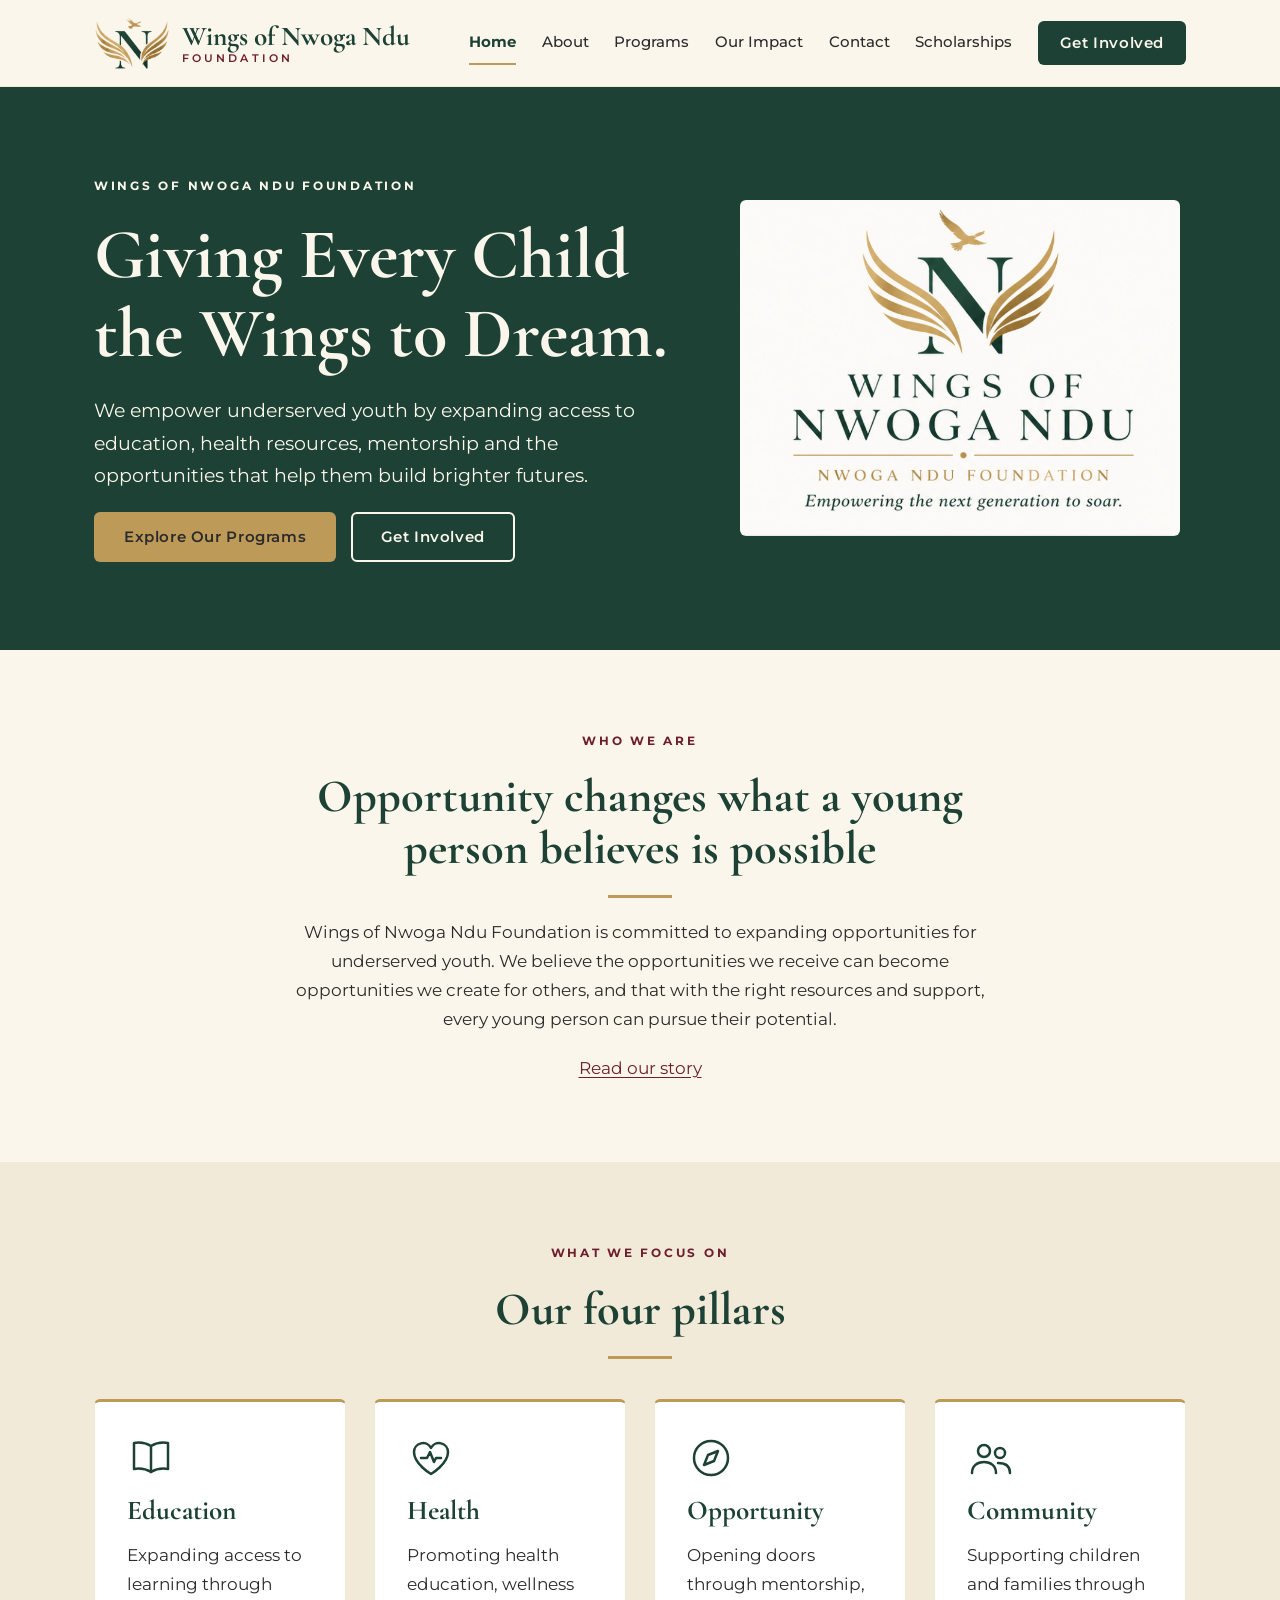
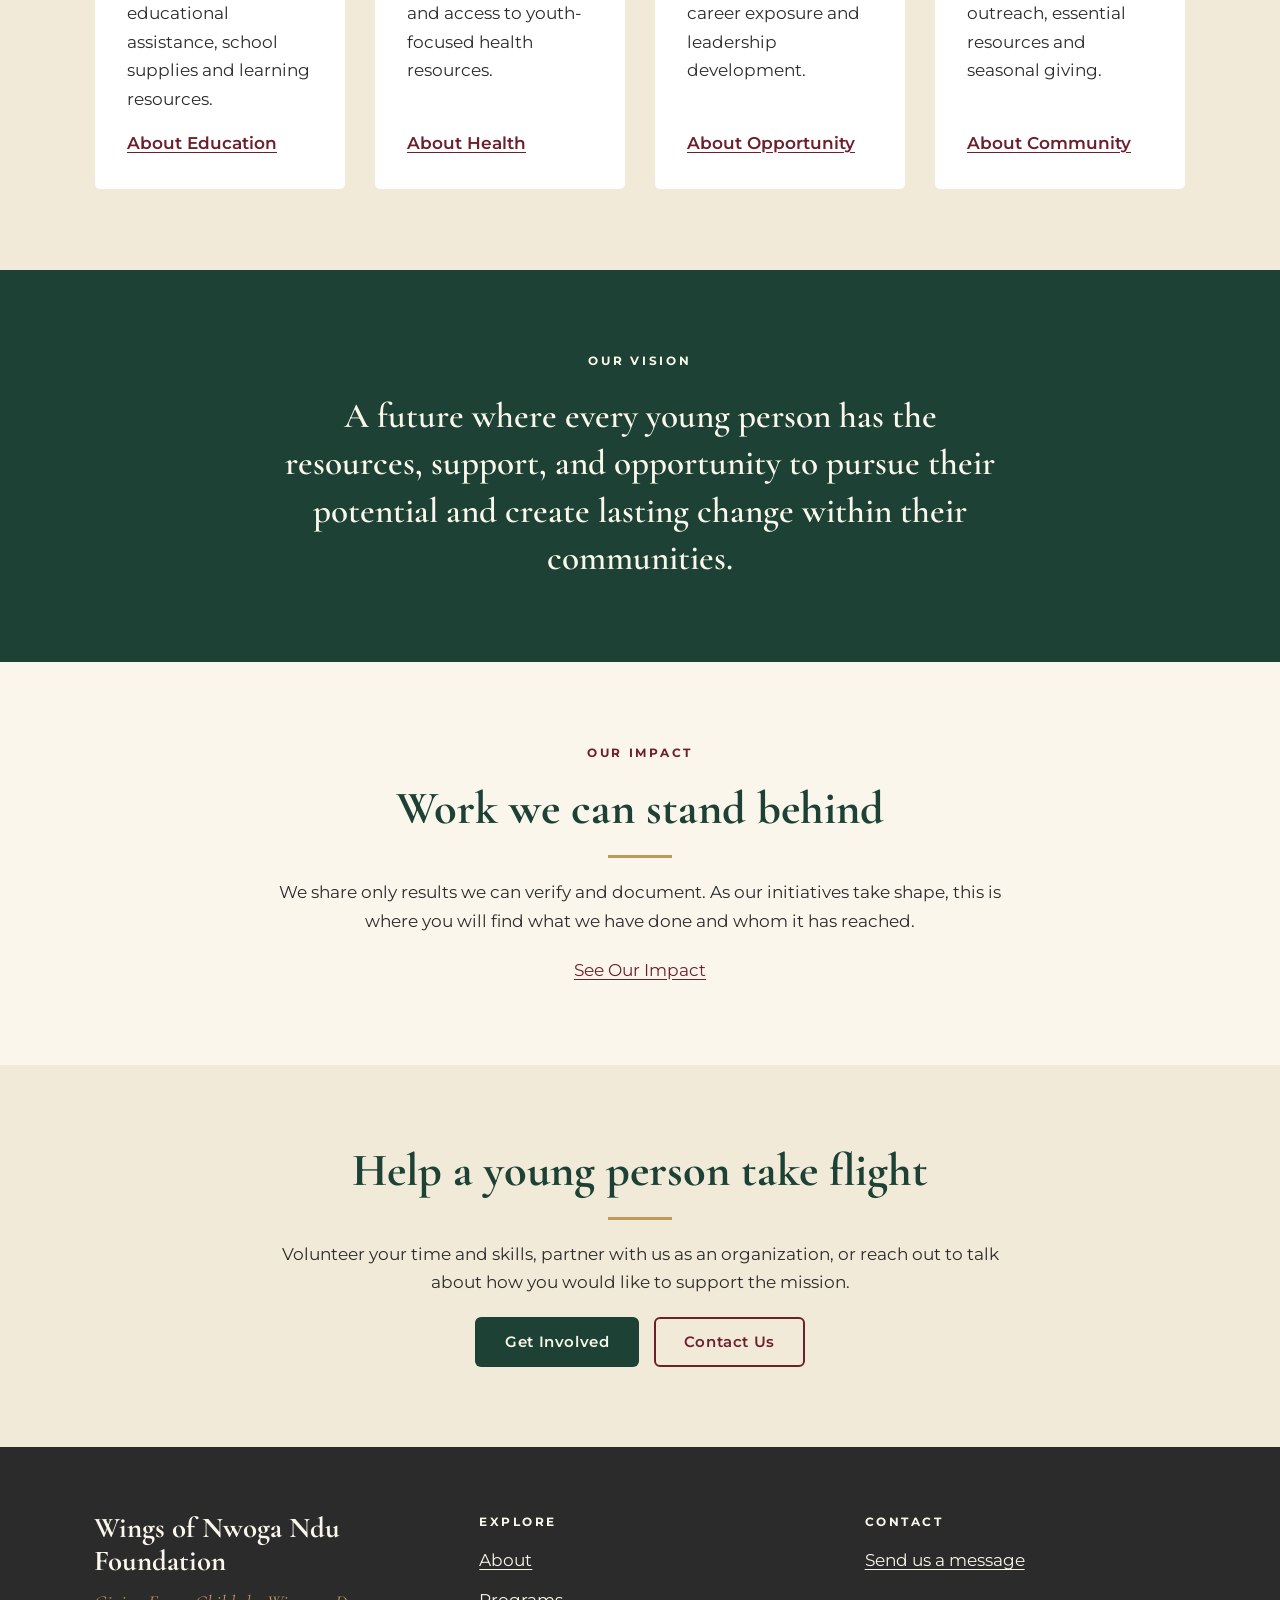
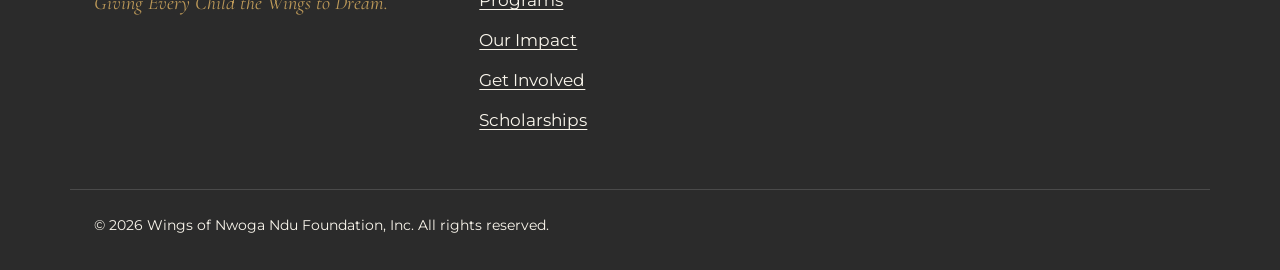
<file: public/index.html>
<!doctype html>
<html lang="en">
<head>
  <meta charset="utf-8">
  <meta name="viewport" content="width=device-width, initial-scale=1">
  <title>Wings of Nwoga Ndu Foundation | Giving Every Child the Wings to Dream</title>
  <meta name="description" content="Wings of Nwoga Ndu Foundation empowers underserved youth by expanding access to education, health resources, mentorship and opportunity.">
  <link rel="preconnect" href="https://fonts.googleapis.com">
  <link rel="preconnect" href="https://fonts.gstatic.com" crossorigin>
  <link href="https://fonts.googleapis.com/css2?family=Cormorant+Garamond:ital,wght@0,600;0,700;1,600&family=Montserrat:wght@400;500;600;700&display=swap" rel="stylesheet">
  <link rel="icon" type="image/png" href="images/favicon.png">
  <link rel="stylesheet" href="css/styles.css">
</head>
<body>
  <a class="skip-link" href="#main">Skip to main content</a>

  <header class="site-header">
    <div class="container header-inner">
      <a class="brand" href="index.html">
        <img class="brand-mark" src="images/logo-mark-transparent.png" alt="" width="459" height="327">
        <span class="brand-text">
          <span class="brand-name">Wings of Nwoga Ndu</span>
          <span class="brand-sub">Foundation</span>
        </span>
      </a>
      <button class="nav-toggle" type="button" aria-expanded="false" aria-controls="site-nav">Menu</button>
      <nav id="site-nav" class="site-nav" aria-label="Main">
        <ul>
          <li><a href="index.html" aria-current="page">Home</a></li>
          <li><a href="about.html">About</a></li>
          <li><a href="programs.html">Programs</a></li>
          <li><a href="impact.html">Our Impact</a></li>
          <li><a href="contact.html">Contact</a></li>
          <li><a href="scholarships.html">Scholarships</a></li>
          <li><a class="btn btn-primary btn-small" href="get-involved.html">Get Involved</a></li>
        </ul>
      </nav>
    </div>
  </header>

  <main id="main">
    <section class="hero">
      <div class="container hero-inner">
        <div class="hero-copy stack">
          <p class="eyebrow" style="color: var(--ivory)">Wings of Nwoga Ndu Foundation</p>
          <h1>Giving Every Child the Wings to Dream.</h1>
          <p class="lead">We empower underserved youth by expanding access to education, health resources, mentorship and the opportunities that help them build brighter futures.</p>
          <div class="btn-row">
            <a class="btn btn-gold" href="programs.html">Explore Our Programs</a>
            <a class="btn btn-light" href="get-involved.html">Get Involved</a>
          </div>
        </div>
        <div class="hero-art">
          <!-- The logo stands in here until the foundation supplies a hero photograph. -->
          <img src="images/logo-full.png" alt="Wings of Nwoga Ndu Foundation logo" width="732" height="559">
        </div>
      </div>
    </section>

    <section class="section">
      <div class="container narrow center stack">
        <p class="eyebrow">Who we are</p>
        <h2>Opportunity changes what a young person believes is possible</h2>
        <hr class="rule">
        <p>Wings of Nwoga Ndu Foundation is committed to expanding opportunities for underserved youth. We believe the opportunities we receive can become opportunities we create for others, and that with the right resources and support, every young person can pursue their potential.</p>
        <p><a href="about.html">Read our story</a></p>
      </div>
    </section>

    <section class="section section-tint">
      <div class="container stack">
        <div class="center stack">
          <p class="eyebrow">What we focus on</p>
          <h2>Our four pillars</h2>
          <hr class="rule">
        </div>
        <div class="grid" style="margin-top: 2.5rem">
          <article class="card">
            <svg class="icon" viewBox="0 0 48 48" fill="none" stroke="currentColor" stroke-width="2.5" stroke-linecap="round" stroke-linejoin="round" aria-hidden="true"><path d="M24 12c-5-3-11-4-17-3v26c6-1 12 0 17 3 5-3 11-4 17-3V9c-6-1-12 0-17 3z"></path><path d="M24 12v26"></path></svg>
            <h3>Education</h3>
            <p>Expanding access to learning through educational assistance, school supplies and learning resources.</p>
            <a class="more" href="programs.html#education">About Education</a>
          </article>
          <article class="card">
            <svg class="icon" viewBox="0 0 48 48" fill="none" stroke="currentColor" stroke-width="2.5" stroke-linecap="round" stroke-linejoin="round" aria-hidden="true"><path d="M24 40S7 30 7 18a9 9 0 0 1 17-4 9 9 0 0 1 17 4c0 12-17 22-17 22z"></path><path d="M14 24h6l3-6 4 10 2-4h5"></path></svg>
            <h3>Health</h3>
            <p>Promoting health education, wellness and access to youth-focused health resources.</p>
            <a class="more" href="programs.html#health">About Health</a>
          </article>
          <article class="card">
            <svg class="icon" viewBox="0 0 48 48" fill="none" stroke="currentColor" stroke-width="2.5" stroke-linecap="round" stroke-linejoin="round" aria-hidden="true"><circle cx="24" cy="24" r="17"></circle><path d="M31 17l-4 10-10 4 4-10z"></path></svg>
            <h3>Opportunity</h3>
            <p>Opening doors through mentorship, career exposure and leadership development.</p>
            <a class="more" href="programs.html#opportunity">About Opportunity</a>
          </article>
          <article class="card">
            <svg class="icon" viewBox="0 0 48 48" fill="none" stroke="currentColor" stroke-width="2.5" stroke-linecap="round" stroke-linejoin="round" aria-hidden="true"><circle cx="17" cy="17" r="6"></circle><circle cx="33" cy="19" r="5"></circle><path d="M5 39c0-7 5-11 12-11s12 4 12 11"></path><path d="M31 29c7 0 12 3 12 10"></path></svg>
            <h3>Community</h3>
            <p>Supporting children and families through outreach, essential resources and seasonal giving.</p>
            <a class="more" href="programs.html#community">About Community</a>
          </article>
        </div>
      </div>
    </section>

    <section class="section section-dark">
      <div class="container narrow center stack">
        <p class="eyebrow">Our vision</p>
        <p class="statement">A future where every young person has the resources, support, and opportunity to pursue their potential and create lasting change within their communities.</p>
      </div>
    </section>

    <section class="section">
      <div class="container narrow center stack">
        <p class="eyebrow">Our impact</p>
        <h2>Work we can stand behind</h2>
        <hr class="rule">
        <p>We share only results we can verify and document. As our initiatives take shape, this is where you will find what we have done and whom it has reached.</p>
        <p><a href="impact.html">See Our Impact</a></p>
      </div>
    </section>

    <section class="section section-tint">
      <div class="container narrow center stack">
        <h2>Help a young person take flight</h2>
        <hr class="rule">
        <p>Volunteer your time and skills, partner with us as an organization, or reach out to talk about how you would like to support the mission.</p>
        <div class="btn-row">
          <a class="btn btn-primary" href="get-involved.html">Get Involved</a>
          <a class="btn btn-secondary" href="contact.html">Contact Us</a>
        </div>
      </div>
    </section>
  </main>

  <footer class="site-footer">
    <div class="container footer-grid">
      <div>
        <div class="footer-brand">Wings of Nwoga Ndu Foundation</div>
        <div class="footer-tagline">Giving Every Child the Wings to Dream.</div>
      </div>
      <nav aria-label="Footer">
        <div class="footer-heading">Explore</div>
        <ul>
          <li><a href="about.html">About</a></li>
          <li><a href="programs.html">Programs</a></li>
          <li><a href="impact.html">Our Impact</a></li>
          <li><a href="get-involved.html">Get Involved</a></li>
          <li><a href="scholarships.html">Scholarships</a></li>
        </ul>
      </nav>
      <div>
        <div class="footer-heading">Contact</div>
        <ul>
          <li><a href="contact.html">Send us a message</a></li>
        </ul>
        <!-- Add the official email, social media links, Privacy Policy and Terms links here once supplied. -->
      </div>
    </div>
    <div class="container footer-legal">&copy; 2026 Wings of Nwoga Ndu Foundation, Inc. All rights reserved.</div>
  </footer>

  <script src="js/main.js"></script>
</body>
</html>
</file>
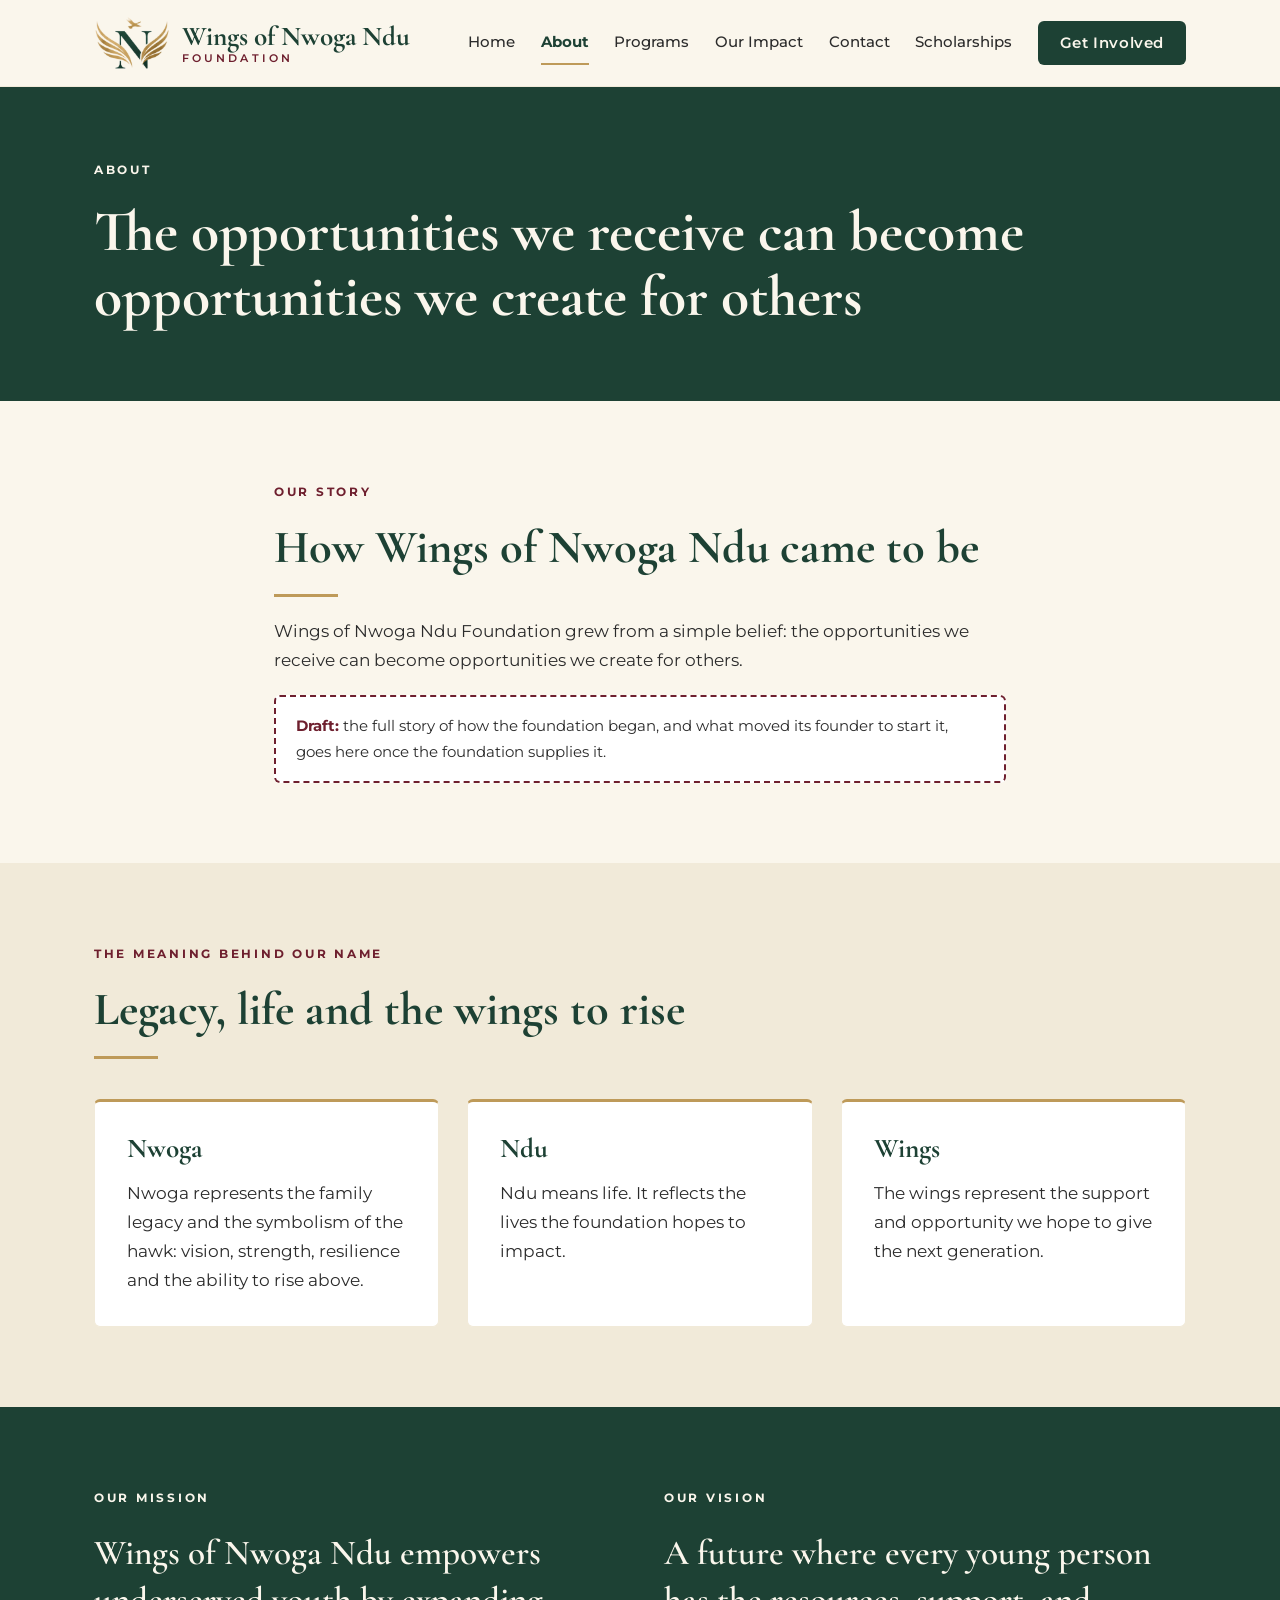
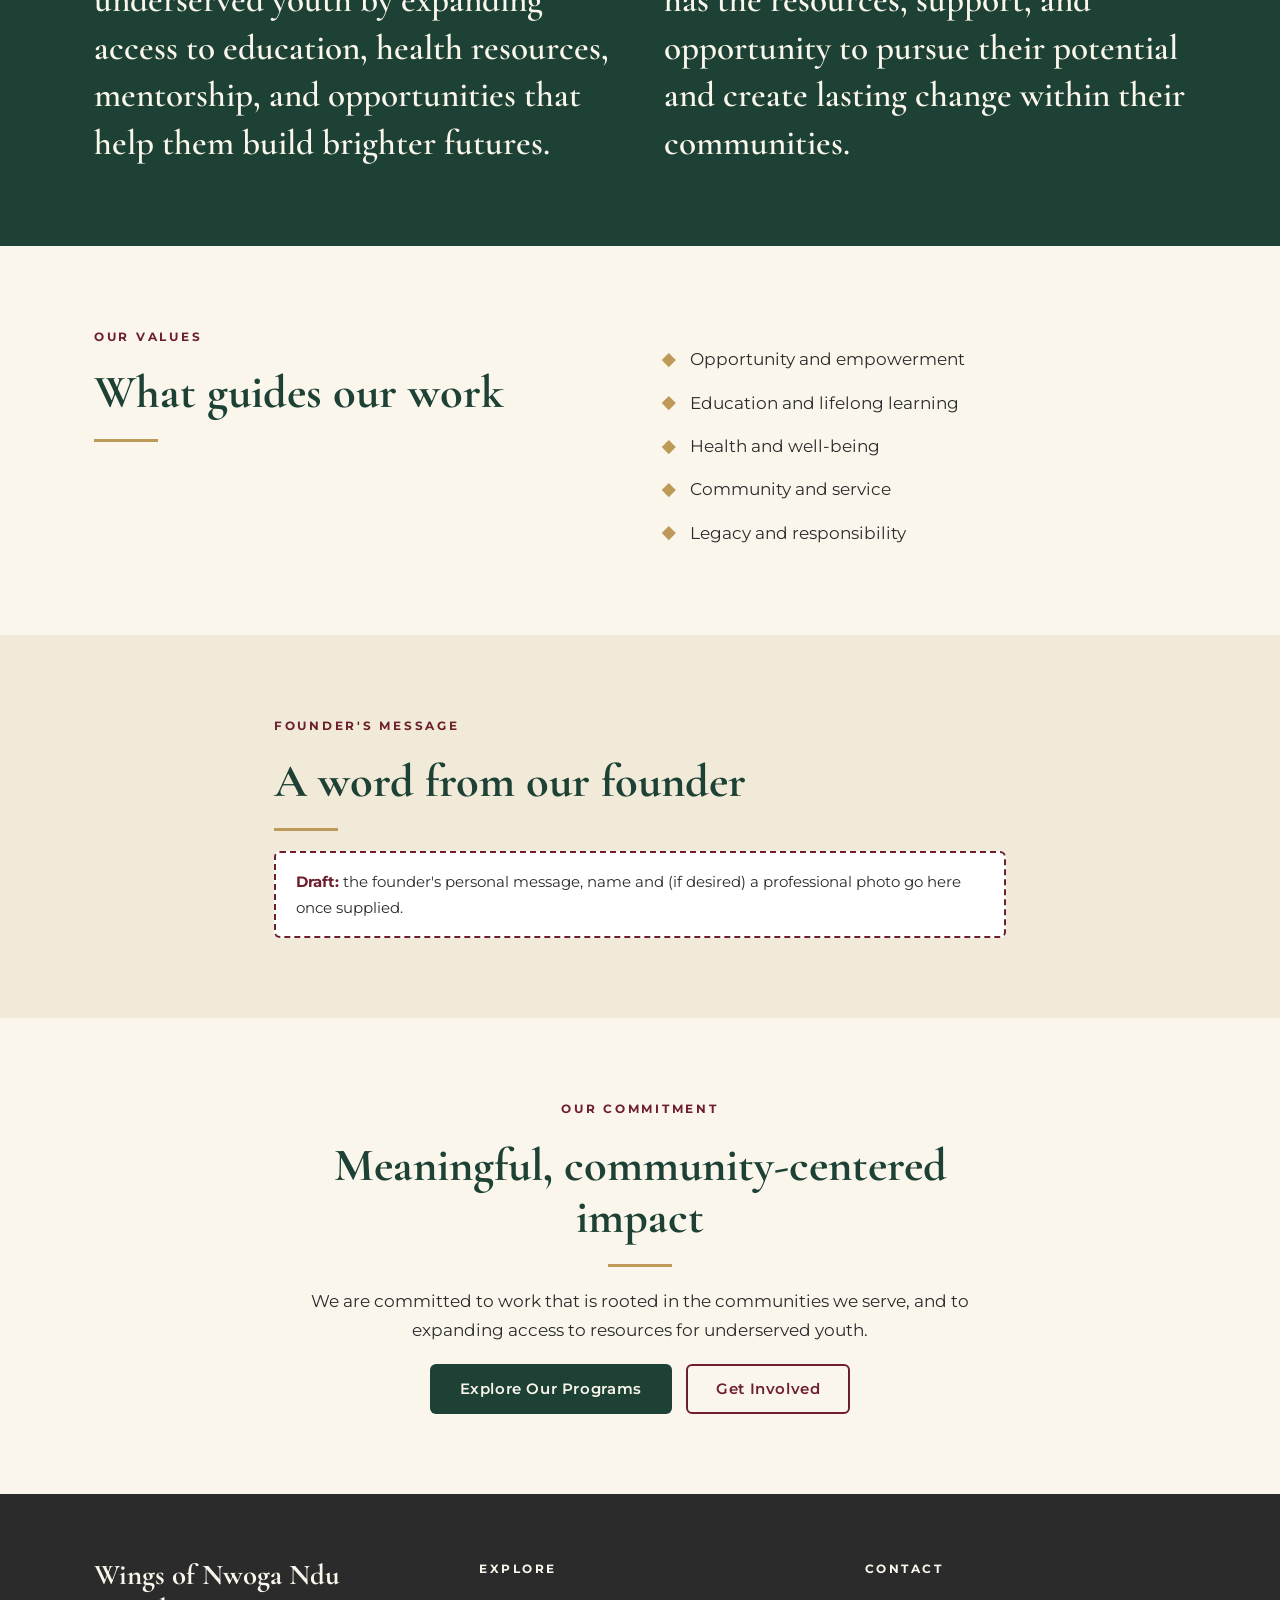
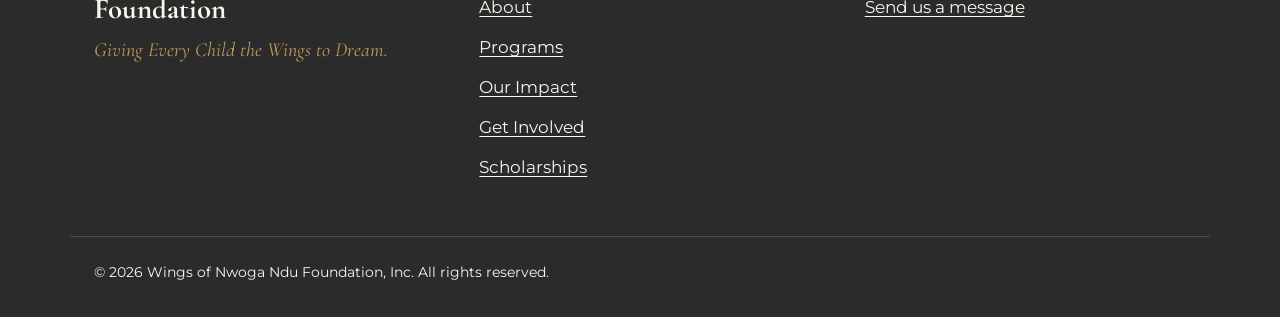
<file: public/about.html>
<!doctype html>
<html lang="en">
<head>
  <meta charset="utf-8">
  <meta name="viewport" content="width=device-width, initial-scale=1">
  <title>About | Wings of Nwoga Ndu Foundation</title>
  <meta name="description" content="The story, mission, vision and values of Wings of Nwoga Ndu Foundation, and the meaning behind the name.">
  <link rel="preconnect" href="https://fonts.googleapis.com">
  <link rel="preconnect" href="https://fonts.gstatic.com" crossorigin>
  <link href="https://fonts.googleapis.com/css2?family=Cormorant+Garamond:ital,wght@0,600;0,700;1,600&family=Montserrat:wght@400;500;600;700&display=swap" rel="stylesheet">
  <link rel="icon" type="image/png" href="images/favicon.png">
  <link rel="stylesheet" href="css/styles.css">
</head>
<body>
  <a class="skip-link" href="#main">Skip to main content</a>

  <header class="site-header">
    <div class="container header-inner">
      <a class="brand" href="index.html">
        <img class="brand-mark" src="images/logo-mark-transparent.png" alt="" width="459" height="327">
        <span class="brand-text">
          <span class="brand-name">Wings of Nwoga Ndu</span>
          <span class="brand-sub">Foundation</span>
        </span>
      </a>
      <button class="nav-toggle" type="button" aria-expanded="false" aria-controls="site-nav">Menu</button>
      <nav id="site-nav" class="site-nav" aria-label="Main">
        <ul>
          <li><a href="index.html">Home</a></li>
          <li><a href="about.html" aria-current="page">About</a></li>
          <li><a href="programs.html">Programs</a></li>
          <li><a href="impact.html">Our Impact</a></li>
          <li><a href="contact.html">Contact</a></li>
          <li><a href="scholarships.html">Scholarships</a></li>
          <li><a class="btn btn-primary btn-small" href="get-involved.html">Get Involved</a></li>
        </ul>
      </nav>
    </div>
  </header>

  <main id="main">
    <section class="page-hero">
      <div class="container stack">
        <p class="eyebrow">About</p>
        <h1>The opportunities we receive can become opportunities we create for others</h1>
      </div>
    </section>

    <section class="section">
      <div class="container narrow stack">
        <p class="eyebrow">Our story</p>
        <h2>How Wings of Nwoga Ndu came to be</h2>
        <hr class="rule">
        <p>Wings of Nwoga Ndu Foundation grew from a simple belief: the opportunities we receive can become opportunities we create for others.</p>
        <p class="draft-note"><strong>Draft:</strong> the full story of how the foundation began, and what moved its founder to start it, goes here once the foundation supplies it.</p>
      </div>
    </section>

    <section class="section section-tint">
      <div class="container stack">
        <div class="narrow stack">
          <p class="eyebrow">The meaning behind our name</p>
          <h2>Legacy, life and the wings to rise</h2>
          <hr class="rule">
        </div>
        <div class="grid grid-wide" style="margin-top: 2.5rem">
          <article class="card">
            <h3>Nwoga</h3>
            <p>Nwoga represents the family legacy and the symbolism of the hawk: vision, strength, resilience and the ability to rise above.</p>
          </article>
          <article class="card">
            <h3>Ndu</h3>
            <p>Ndu means life. It reflects the lives the foundation hopes to impact.</p>
          </article>
          <article class="card">
            <h3>Wings</h3>
            <p>The wings represent the support and opportunity we hope to give the next generation.</p>
          </article>
        </div>
      </div>
    </section>

    <section class="section section-dark">
      <div class="container split">
        <div class="stack">
          <p class="eyebrow">Our mission</p>
          <p class="statement">Wings of Nwoga Ndu empowers underserved youth by expanding access to education, health resources, mentorship, and opportunities that help them build brighter futures.</p>
        </div>
        <div class="stack">
          <p class="eyebrow">Our vision</p>
          <p class="statement">A future where every young person has the resources, support, and opportunity to pursue their potential and create lasting change within their communities.</p>
        </div>
      </div>
    </section>

    <section class="section">
      <div class="container split">
        <div class="stack">
          <p class="eyebrow">Our values</p>
          <h2>What guides our work</h2>
          <hr class="rule">
        </div>
        <ul class="checklist">
          <li>Opportunity and empowerment</li>
          <li>Education and lifelong learning</li>
          <li>Health and well-being</li>
          <li>Community and service</li>
          <li>Legacy and responsibility</li>
        </ul>
      </div>
    </section>

    <section class="section section-tint">
      <div class="container narrow stack">
        <p class="eyebrow">Founder's message</p>
        <h2>A word from our founder</h2>
        <hr class="rule">
        <p class="draft-note"><strong>Draft:</strong> the founder's personal message, name and (if desired) a professional photo go here once supplied.</p>
      </div>
    </section>

    <section class="section">
      <div class="container narrow center stack">
        <p class="eyebrow">Our commitment</p>
        <h2>Meaningful, community-centered impact</h2>
        <hr class="rule">
        <p>We are committed to work that is rooted in the communities we serve, and to expanding access to resources for underserved youth.</p>
        <div class="btn-row">
          <a class="btn btn-primary" href="programs.html">Explore Our Programs</a>
          <a class="btn btn-secondary" href="get-involved.html">Get Involved</a>
        </div>
      </div>
    </section>
  </main>

  <footer class="site-footer">
    <div class="container footer-grid">
      <div>
        <div class="footer-brand">Wings of Nwoga Ndu Foundation</div>
        <div class="footer-tagline">Giving Every Child the Wings to Dream.</div>
      </div>
      <nav aria-label="Footer">
        <div class="footer-heading">Explore</div>
        <ul>
          <li><a href="about.html">About</a></li>
          <li><a href="programs.html">Programs</a></li>
          <li><a href="impact.html">Our Impact</a></li>
          <li><a href="get-involved.html">Get Involved</a></li>
          <li><a href="scholarships.html">Scholarships</a></li>
        </ul>
      </nav>
      <div>
        <div class="footer-heading">Contact</div>
        <ul>
          <li><a href="contact.html">Send us a message</a></li>
        </ul>
        <!-- Add the official email, social media links, Privacy Policy and Terms links here once supplied. -->
      </div>
    </div>
    <div class="container footer-legal">&copy; 2026 Wings of Nwoga Ndu Foundation, Inc. All rights reserved.</div>
  </footer>

  <script src="js/main.js"></script>
</body>
</html>
</file>
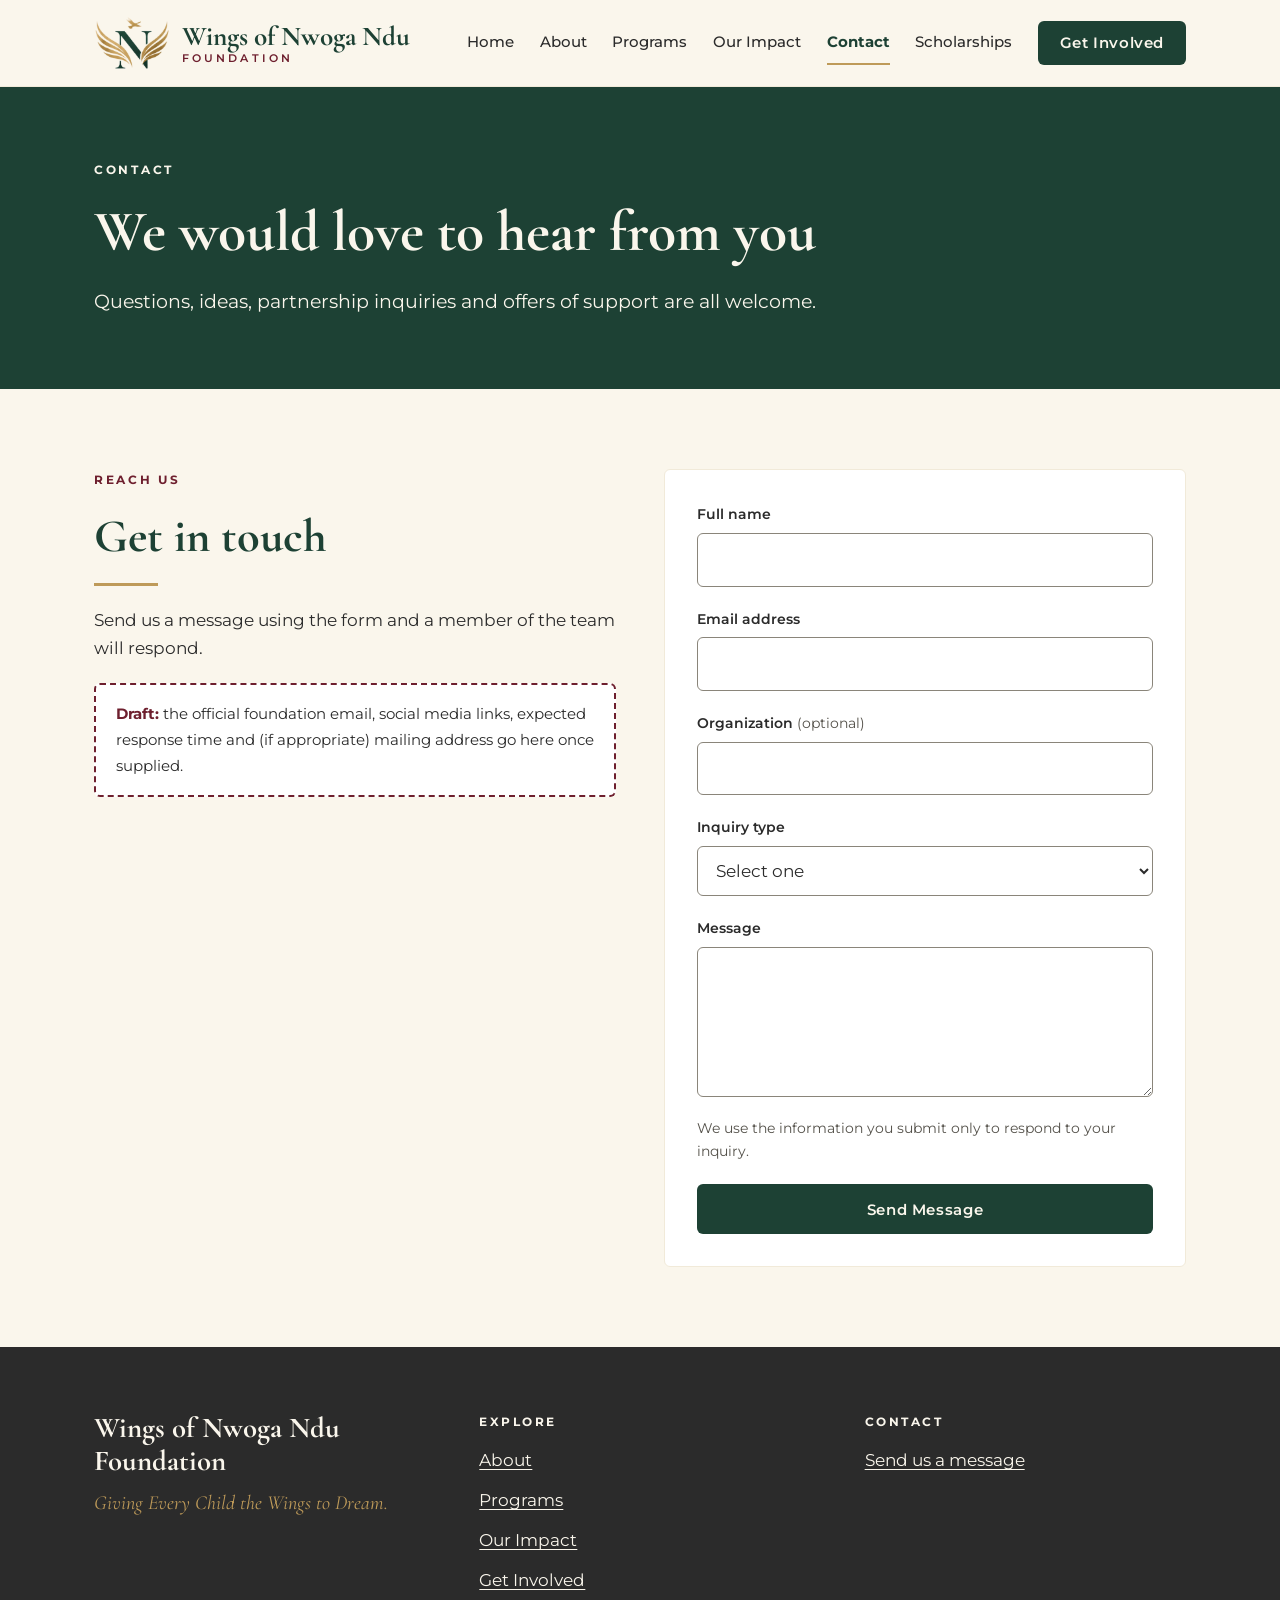
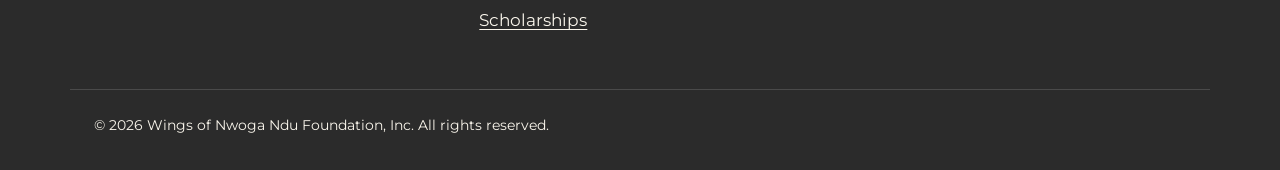
<file: public/contact.html>
<!doctype html>
<html lang="en">
<head>
  <meta charset="utf-8">
  <meta name="viewport" content="width=device-width, initial-scale=1">
  <title>Contact | Wings of Nwoga Ndu Foundation</title>
  <meta name="description" content="Get in touch with Wings of Nwoga Ndu Foundation with questions, partnership inquiries or offers of support.">
  <link rel="preconnect" href="https://fonts.googleapis.com">
  <link rel="preconnect" href="https://fonts.gstatic.com" crossorigin>
  <link href="https://fonts.googleapis.com/css2?family=Cormorant+Garamond:ital,wght@0,600;0,700;1,600&family=Montserrat:wght@400;500;600;700&display=swap" rel="stylesheet">
  <link rel="icon" type="image/png" href="images/favicon.png">
  <link rel="stylesheet" href="css/styles.css">
</head>
<body>
  <a class="skip-link" href="#main">Skip to main content</a>

  <header class="site-header">
    <div class="container header-inner">
      <a class="brand" href="index.html">
        <img class="brand-mark" src="images/logo-mark-transparent.png" alt="" width="459" height="327">
        <span class="brand-text">
          <span class="brand-name">Wings of Nwoga Ndu</span>
          <span class="brand-sub">Foundation</span>
        </span>
      </a>
      <button class="nav-toggle" type="button" aria-expanded="false" aria-controls="site-nav">Menu</button>
      <nav id="site-nav" class="site-nav" aria-label="Main">
        <ul>
          <li><a href="index.html">Home</a></li>
          <li><a href="about.html">About</a></li>
          <li><a href="programs.html">Programs</a></li>
          <li><a href="impact.html">Our Impact</a></li>
          <li><a href="contact.html" aria-current="page">Contact</a></li>
          <li><a href="scholarships.html">Scholarships</a></li>
          <li><a class="btn btn-primary btn-small" href="get-involved.html">Get Involved</a></li>
        </ul>
      </nav>
    </div>
  </header>

  <main id="main">
    <section class="page-hero">
      <div class="container stack">
        <p class="eyebrow">Contact</p>
        <h1>We would love to hear from you</h1>
        <p class="lead narrow">Questions, ideas, partnership inquiries and offers of support are all welcome.</p>
      </div>
    </section>

    <section class="section">
      <div class="container split">
        <div class="stack">
          <p class="eyebrow">Reach us</p>
          <h2>Get in touch</h2>
          <hr class="rule">
          <p>Send us a message using the form and a member of the team will respond.</p>
          <p class="draft-note"><strong>Draft:</strong> the official foundation email, social media links, expected response time and (if appropriate) mailing address go here once supplied.</p>
        </div>
        <form class="form" data-form>
          <div class="field">
            <label for="c-name">Full name</label>
            <input id="c-name" name="name" type="text" autocomplete="name" required>
          </div>
          <div class="field">
            <label for="c-email">Email address</label>
            <input id="c-email" name="email" type="email" autocomplete="email" required>
          </div>
          <div class="field">
            <label for="c-org">Organization <span class="optional">(optional)</span></label>
            <input id="c-org" name="organization" type="text" autocomplete="organization">
          </div>
          <div class="field">
            <label for="c-subject">Inquiry type</label>
            <select id="c-subject" name="subject" required>
              <option value="">Select one</option>
              <option>General question</option>
              <option>Volunteering</option>
              <option>Partnership</option>
              <option>Supporting the foundation</option>
              <option>Scholarships</option>
              <option>Something else</option>
            </select>
          </div>
          <div class="field">
            <label for="c-message">Message</label>
            <textarea id="c-message" name="message" required></textarea>
          </div>
          <p class="form-note">We use the information you submit only to respond to your inquiry.</p>
          <button class="btn btn-primary" type="submit">Send Message</button>
          <p class="form-status" role="status" tabindex="-1" hidden></p>
        </form>
      </div>
    </section>
  </main>

  <footer class="site-footer">
    <div class="container footer-grid">
      <div>
        <div class="footer-brand">Wings of Nwoga Ndu Foundation</div>
        <div class="footer-tagline">Giving Every Child the Wings to Dream.</div>
      </div>
      <nav aria-label="Footer">
        <div class="footer-heading">Explore</div>
        <ul>
          <li><a href="about.html">About</a></li>
          <li><a href="programs.html">Programs</a></li>
          <li><a href="impact.html">Our Impact</a></li>
          <li><a href="get-involved.html">Get Involved</a></li>
          <li><a href="scholarships.html">Scholarships</a></li>
        </ul>
      </nav>
      <div>
        <div class="footer-heading">Contact</div>
        <ul>
          <li><a href="contact.html">Send us a message</a></li>
        </ul>
        <!-- Add the official email, social media links, Privacy Policy and Terms links here once supplied. -->
      </div>
    </div>
    <div class="container footer-legal">&copy; 2026 Wings of Nwoga Ndu Foundation, Inc. All rights reserved.</div>
  </footer>

  <script src="js/main.js"></script>
</body>
</html>
</file>
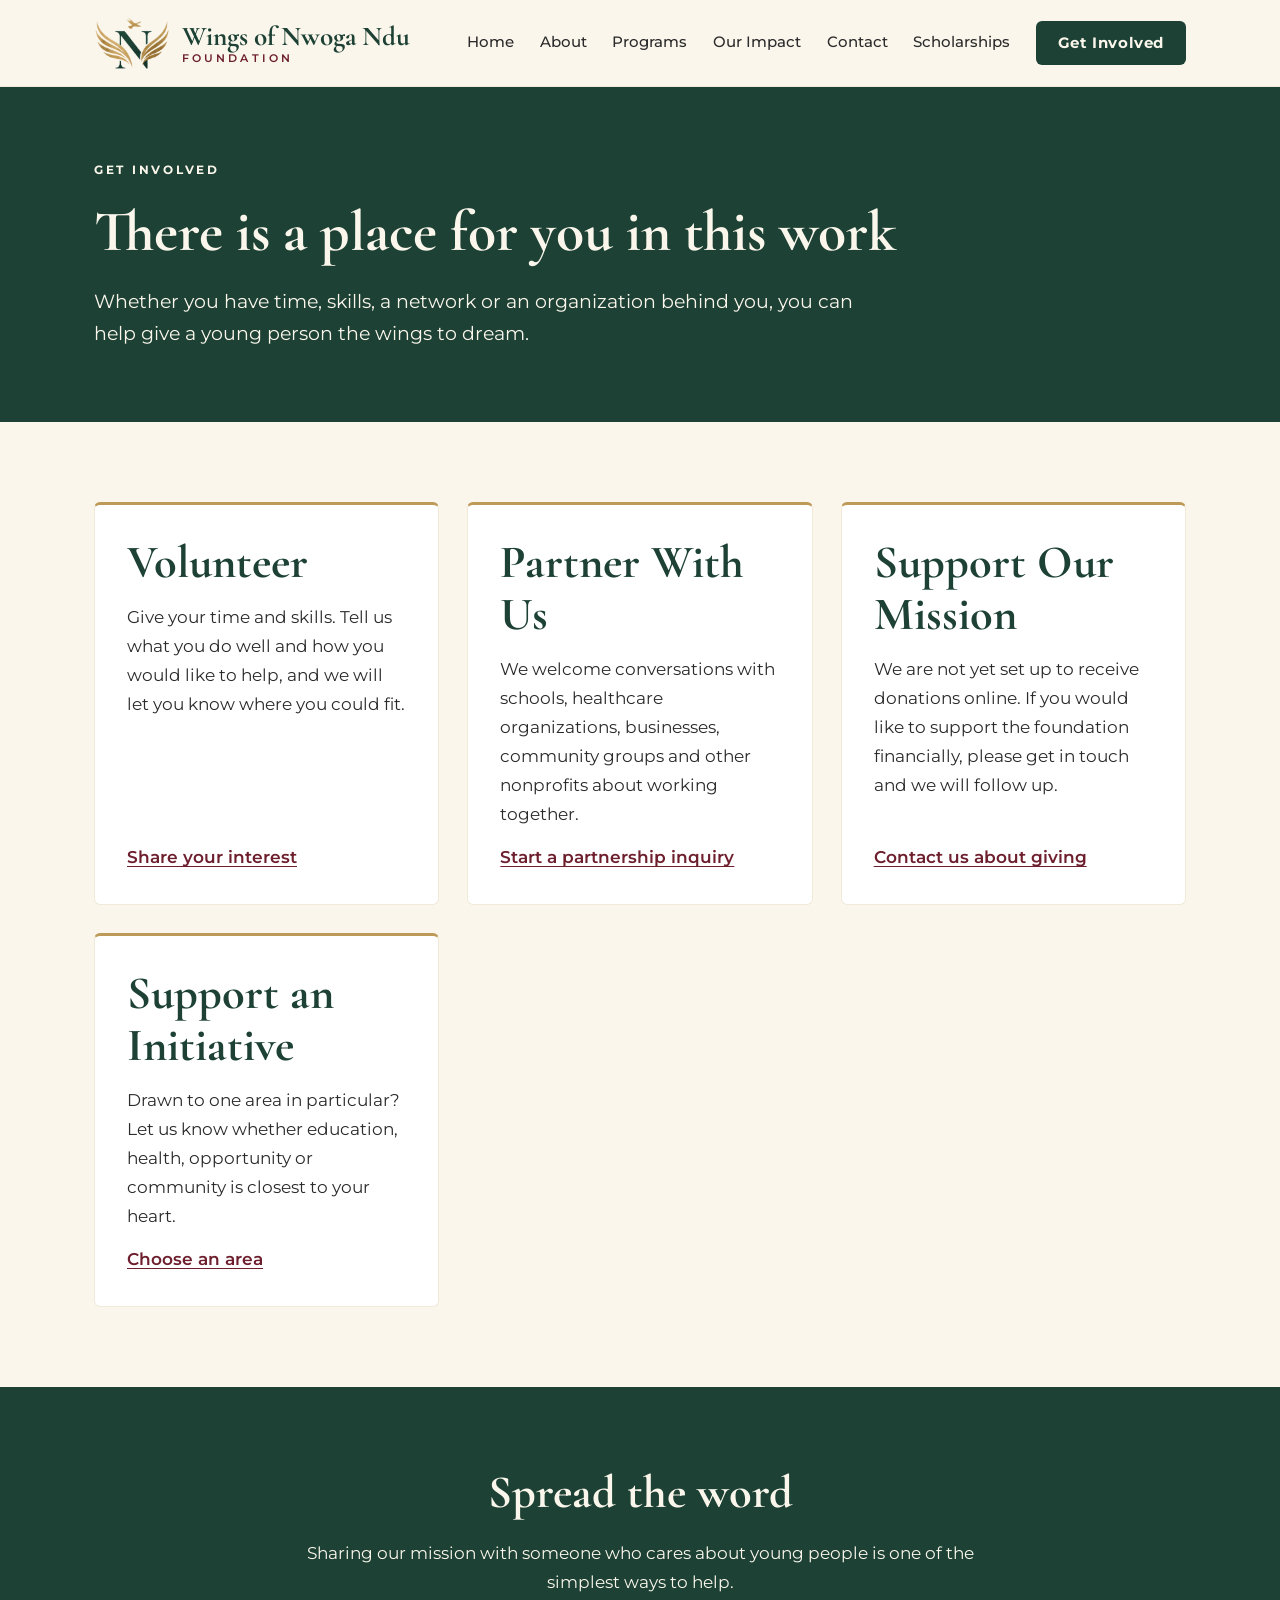
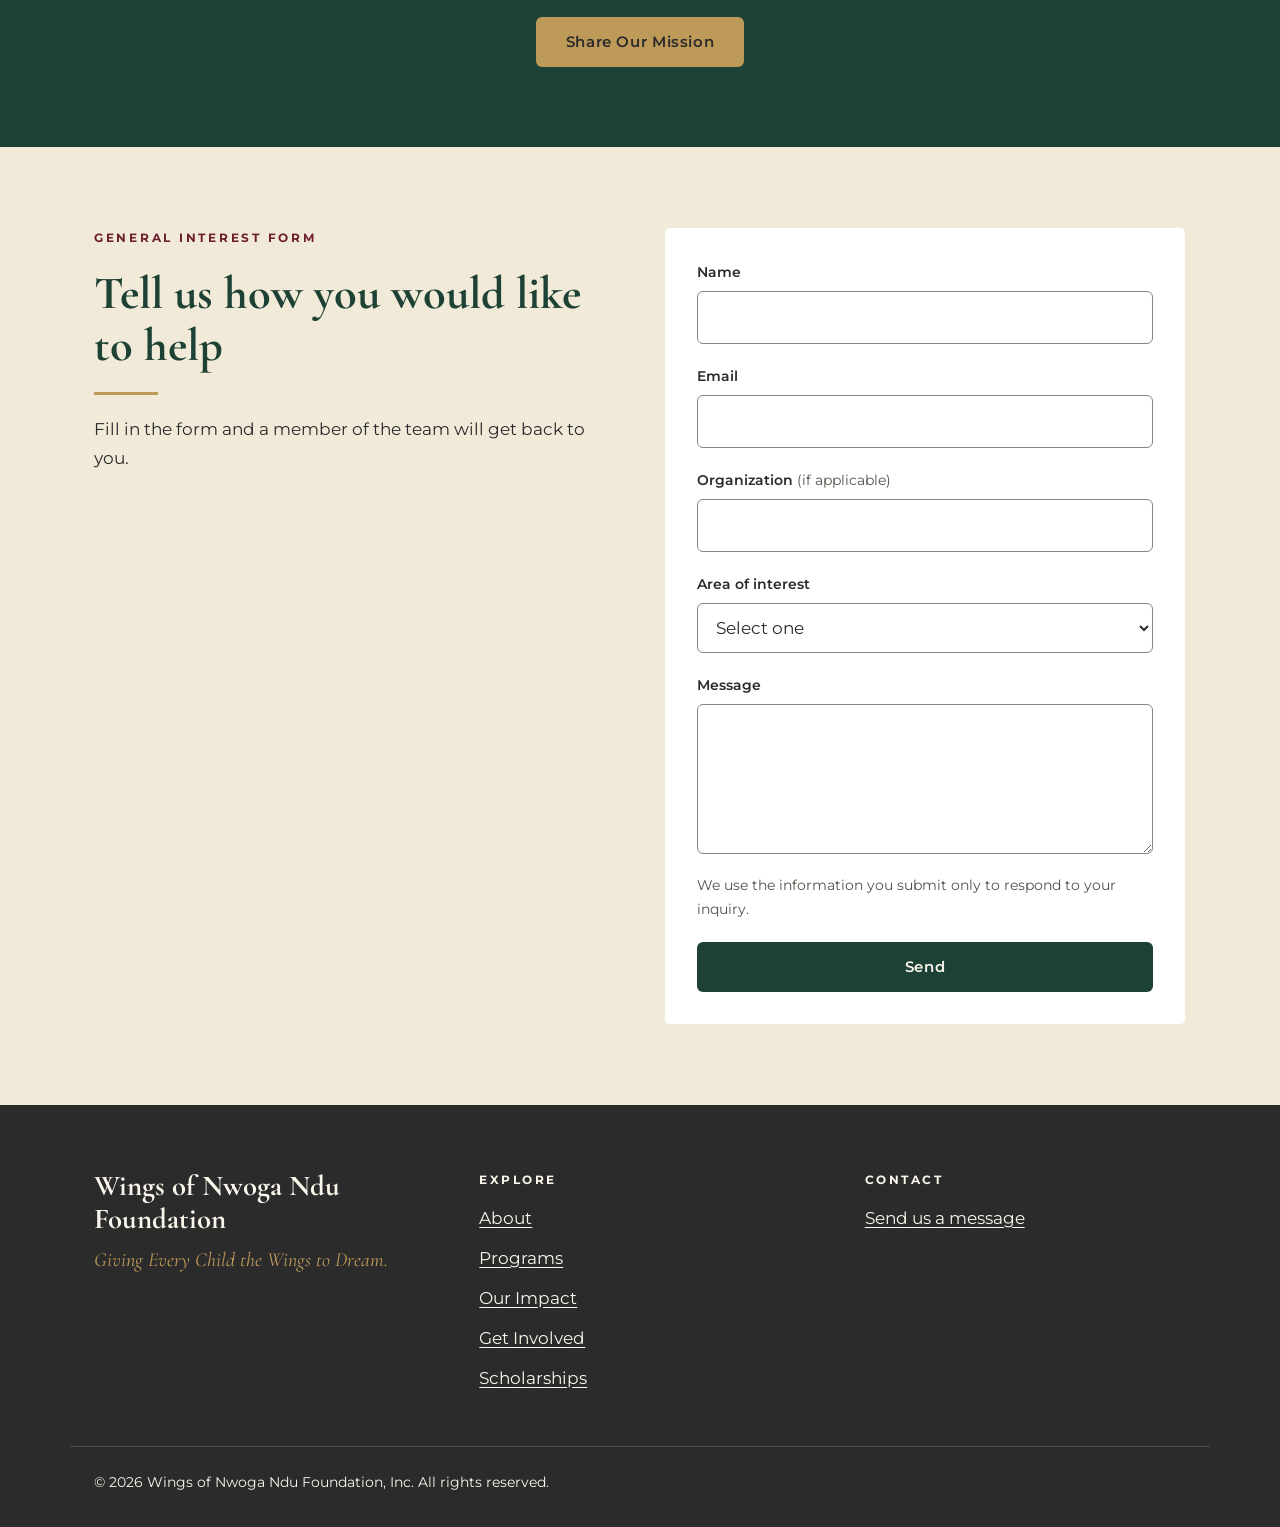
<file: public/get-involved.html>
<!doctype html>
<html lang="en">
<head>
  <meta charset="utf-8">
  <meta name="viewport" content="width=device-width, initial-scale=1">
  <title>Get Involved | Wings of Nwoga Ndu Foundation</title>
  <meta name="description" content="Volunteer, partner with us or support the mission of Wings of Nwoga Ndu Foundation.">
  <link rel="preconnect" href="https://fonts.googleapis.com">
  <link rel="preconnect" href="https://fonts.gstatic.com" crossorigin>
  <link href="https://fonts.googleapis.com/css2?family=Cormorant+Garamond:ital,wght@0,600;0,700;1,600&family=Montserrat:wght@400;500;600;700&display=swap" rel="stylesheet">
  <link rel="icon" type="image/png" href="images/favicon.png">
  <link rel="stylesheet" href="css/styles.css">
</head>
<body>
  <a class="skip-link" href="#main">Skip to main content</a>

  <header class="site-header">
    <div class="container header-inner">
      <a class="brand" href="index.html">
        <img class="brand-mark" src="images/logo-mark-transparent.png" alt="" width="459" height="327">
        <span class="brand-text">
          <span class="brand-name">Wings of Nwoga Ndu</span>
          <span class="brand-sub">Foundation</span>
        </span>
      </a>
      <button class="nav-toggle" type="button" aria-expanded="false" aria-controls="site-nav">Menu</button>
      <nav id="site-nav" class="site-nav" aria-label="Main">
        <ul>
          <li><a href="index.html">Home</a></li>
          <li><a href="about.html">About</a></li>
          <li><a href="programs.html">Programs</a></li>
          <li><a href="impact.html">Our Impact</a></li>
          <li><a href="contact.html">Contact</a></li>
          <li><a href="scholarships.html">Scholarships</a></li>
          <li><a class="btn btn-primary btn-small" href="get-involved.html" aria-current="page">Get Involved</a></li>
        </ul>
      </nav>
    </div>
  </header>

  <main id="main">
    <section class="page-hero">
      <div class="container stack">
        <p class="eyebrow">Get Involved</p>
        <h1>There is a place for you in this work</h1>
        <p class="lead narrow">Whether you have time, skills, a network or an organization behind you, you can help give a young person the wings to dream.</p>
      </div>
    </section>

    <section class="section">
      <div class="container">
        <div class="grid grid-wide">
          <article class="card">
            <h2>Volunteer</h2>
            <p>Give your time and skills. Tell us what you do well and how you would like to help, and we will let you know where you could fit.</p>
            <a class="more" href="#interest">Share your interest</a>
          </article>
          <article class="card">
            <h2>Partner With Us</h2>
            <p>We welcome conversations with schools, healthcare organizations, businesses, community groups and other nonprofits about working together.</p>
            <a class="more" href="#interest">Start a partnership inquiry</a>
          </article>
          <article class="card">
            <h2>Support Our Mission</h2>
            <p>We are not yet set up to receive donations online. If you would like to support the foundation financially, please get in touch and we will follow up.</p>
            <a class="more" href="contact.html">Contact us about giving</a>
          </article>
          <article class="card">
            <h2>Support an Initiative</h2>
            <p>Drawn to one area in particular? Let us know whether education, health, opportunity or community is closest to your heart.</p>
            <a class="more" href="#interest">Choose an area</a>
          </article>
        </div>
      </div>
    </section>

    <section class="section section-dark">
      <div class="container narrow center stack">
        <h2>Spread the word</h2>
        <p>Sharing our mission with someone who cares about young people is one of the simplest ways to help.</p>
        <div class="btn-row">
          <button class="btn btn-gold" type="button" data-share>Share Our Mission</button>
        </div>
        <!-- Add social media links here once the foundation supplies its accounts. -->
      </div>
    </section>

    <section class="section section-tint" id="interest">
      <div class="container split">
        <div class="stack">
          <p class="eyebrow">General interest form</p>
          <h2>Tell us how you would like to help</h2>
          <hr class="rule">
          <p>Fill in the form and a member of the team will get back to you.</p>
        </div>
        <form class="form" data-form>
          <div class="field">
            <label for="gi-name">Name</label>
            <input id="gi-name" name="name" type="text" autocomplete="name" required>
          </div>
          <div class="field">
            <label for="gi-email">Email</label>
            <input id="gi-email" name="email" type="email" autocomplete="email" required>
          </div>
          <div class="field">
            <label for="gi-org">Organization <span class="optional">(if applicable)</span></label>
            <input id="gi-org" name="organization" type="text" autocomplete="organization">
          </div>
          <div class="field">
            <label for="gi-interest">Area of interest</label>
            <select id="gi-interest" name="interest" required>
              <option value="">Select one</option>
              <option>Volunteering</option>
              <option>Partnership</option>
              <option>Supporting the mission</option>
              <option>Education</option>
              <option>Health</option>
              <option>Opportunity</option>
              <option>Community</option>
              <option>Something else</option>
            </select>
          </div>
          <div class="field">
            <label for="gi-message">Message</label>
            <textarea id="gi-message" name="message" required></textarea>
          </div>
          <p class="form-note">We use the information you submit only to respond to your inquiry.</p>
          <button class="btn btn-primary" type="submit">Send</button>
          <p class="form-status" role="status" tabindex="-1" hidden></p>
        </form>
      </div>
    </section>
  </main>

  <footer class="site-footer">
    <div class="container footer-grid">
      <div>
        <div class="footer-brand">Wings of Nwoga Ndu Foundation</div>
        <div class="footer-tagline">Giving Every Child the Wings to Dream.</div>
      </div>
      <nav aria-label="Footer">
        <div class="footer-heading">Explore</div>
        <ul>
          <li><a href="about.html">About</a></li>
          <li><a href="programs.html">Programs</a></li>
          <li><a href="impact.html">Our Impact</a></li>
          <li><a href="get-involved.html">Get Involved</a></li>
          <li><a href="scholarships.html">Scholarships</a></li>
        </ul>
      </nav>
      <div>
        <div class="footer-heading">Contact</div>
        <ul>
          <li><a href="contact.html">Send us a message</a></li>
        </ul>
        <!-- Add the official email, social media links, Privacy Policy and Terms links here once supplied. -->
      </div>
    </div>
    <div class="container footer-legal">&copy; 2026 Wings of Nwoga Ndu Foundation, Inc. All rights reserved.</div>
  </footer>

  <script src="js/main.js"></script>
</body>
</html>
</file>
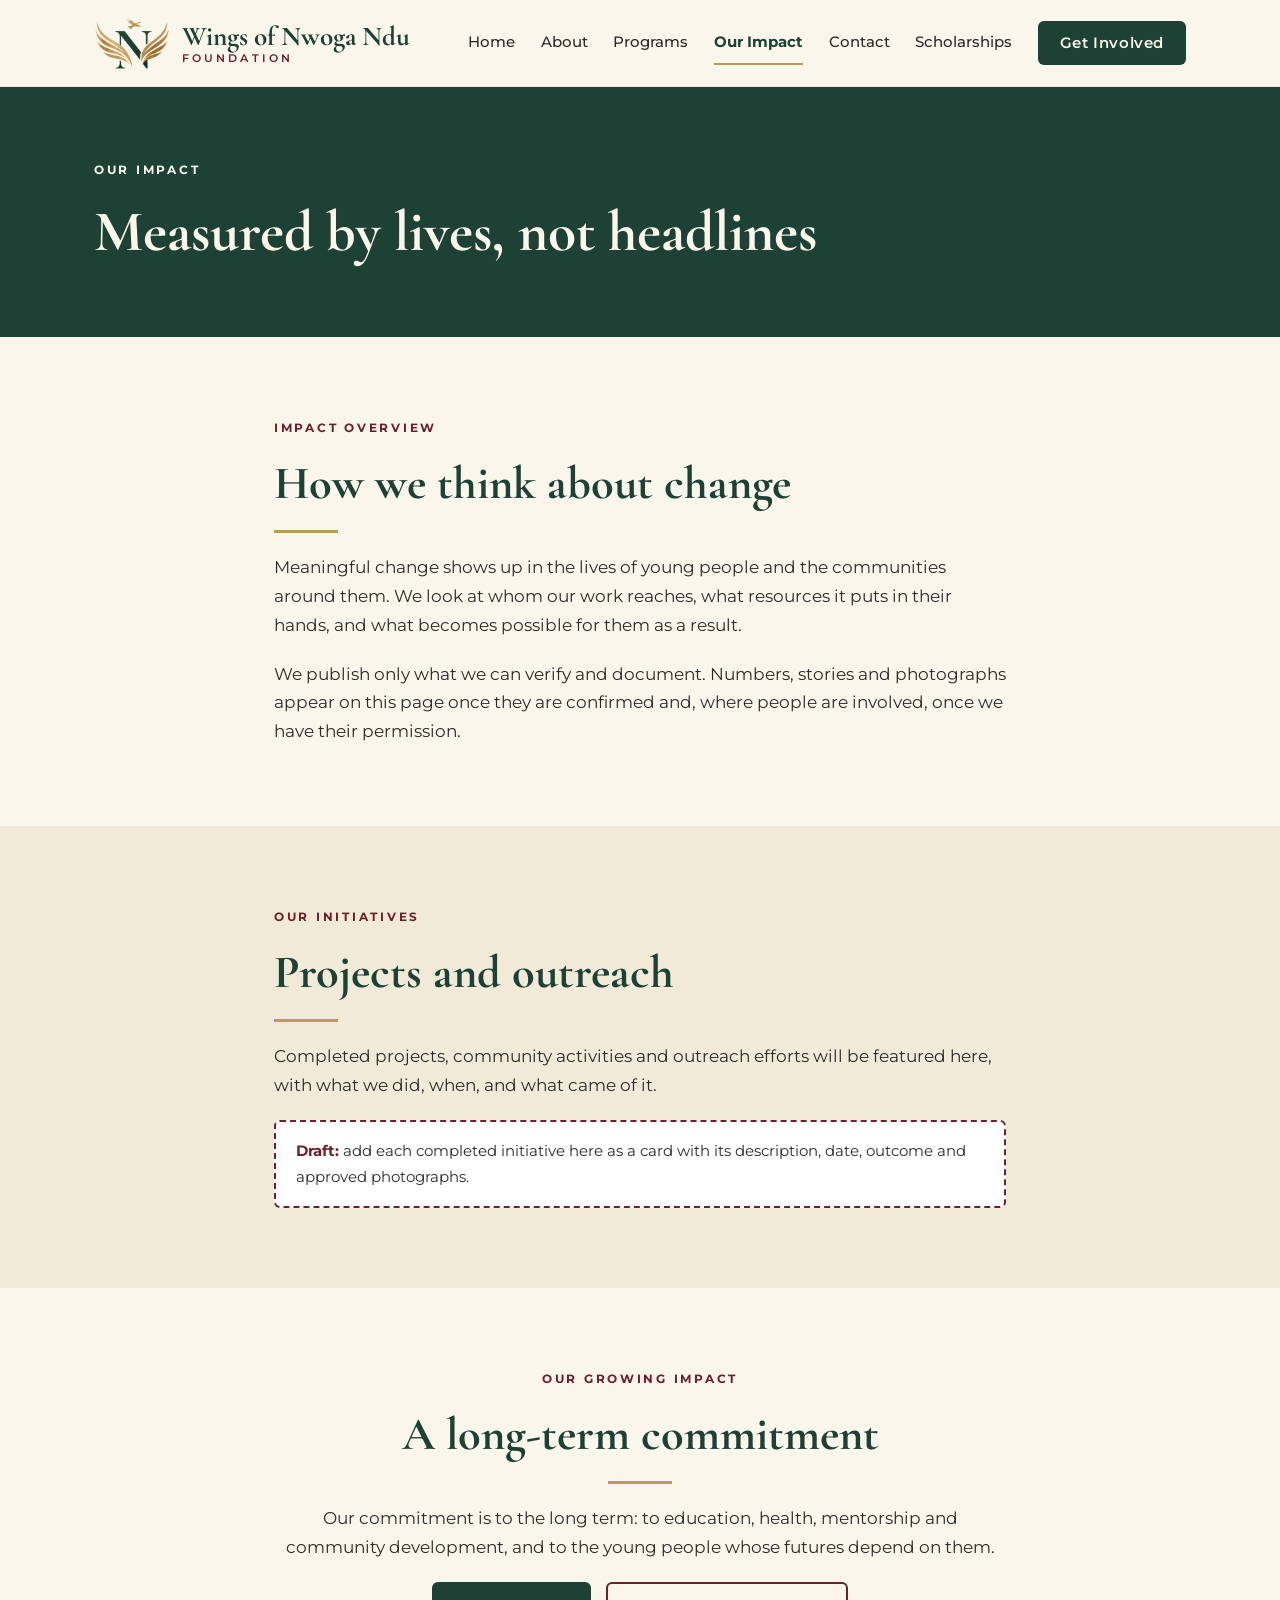
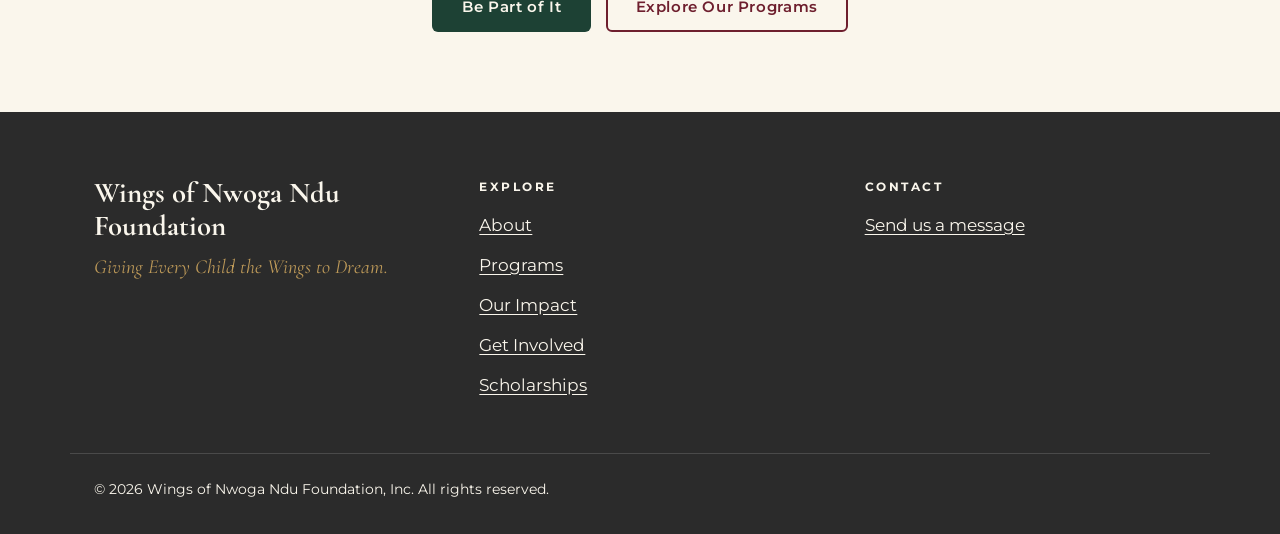
<file: public/impact.html>
<!doctype html>
<html lang="en">
<head>
  <meta charset="utf-8">
  <meta name="viewport" content="width=device-width, initial-scale=1">
  <title>Our Impact | Wings of Nwoga Ndu Foundation</title>
  <meta name="description" content="How Wings of Nwoga Ndu Foundation measures and shares the difference its work makes for young people and their communities.">
  <link rel="preconnect" href="https://fonts.googleapis.com">
  <link rel="preconnect" href="https://fonts.gstatic.com" crossorigin>
  <link href="https://fonts.googleapis.com/css2?family=Cormorant+Garamond:ital,wght@0,600;0,700;1,600&family=Montserrat:wght@400;500;600;700&display=swap" rel="stylesheet">
  <link rel="icon" type="image/png" href="images/favicon.png">
  <link rel="stylesheet" href="css/styles.css">
</head>
<body>
  <a class="skip-link" href="#main">Skip to main content</a>

  <header class="site-header">
    <div class="container header-inner">
      <a class="brand" href="index.html">
        <img class="brand-mark" src="images/logo-mark-transparent.png" alt="" width="459" height="327">
        <span class="brand-text">
          <span class="brand-name">Wings of Nwoga Ndu</span>
          <span class="brand-sub">Foundation</span>
        </span>
      </a>
      <button class="nav-toggle" type="button" aria-expanded="false" aria-controls="site-nav">Menu</button>
      <nav id="site-nav" class="site-nav" aria-label="Main">
        <ul>
          <li><a href="index.html">Home</a></li>
          <li><a href="about.html">About</a></li>
          <li><a href="programs.html">Programs</a></li>
          <li><a href="impact.html" aria-current="page">Our Impact</a></li>
          <li><a href="contact.html">Contact</a></li>
          <li><a href="scholarships.html">Scholarships</a></li>
          <li><a class="btn btn-primary btn-small" href="get-involved.html">Get Involved</a></li>
        </ul>
      </nav>
    </div>
  </header>

  <main id="main">
    <section class="page-hero">
      <div class="container stack">
        <p class="eyebrow">Our Impact</p>
        <h1>Measured by lives, not headlines</h1>
      </div>
    </section>

    <section class="section">
      <div class="container narrow stack">
        <p class="eyebrow">Impact overview</p>
        <h2>How we think about change</h2>
        <hr class="rule">
        <p>Meaningful change shows up in the lives of young people and the communities around them. We look at whom our work reaches, what resources it puts in their hands, and what becomes possible for them as a result.</p>
        <p>We publish only what we can verify and document. Numbers, stories and photographs appear on this page once they are confirmed and, where people are involved, once we have their permission.</p>
      </div>
    </section>

    <!--
      IMPACT AT A GLANCE: hidden until there are verified figures. To publish, remove the "hidden"
      attribute and delete any figure that is not yet documented.

    <section class="section section-dark" hidden>
      <div class="container">
        <h2>Impact at a glance</h2>
        <div class="grid" style="margin-top: 2.5rem">
          <div><p class="statement">0</p><p>Young people reached</p></div>
          <div><p class="statement">0</p><p>Educational resources and supplies distributed</p></div>
          <div><p class="statement">0</p><p>Community initiatives completed</p></div>
          <div><p class="statement">0</p><p>Volunteers and partners engaged</p></div>
        </div>
      </div>
    </section>
    -->

    <section class="section section-tint">
      <div class="container narrow stack">
        <p class="eyebrow">Our initiatives</p>
        <h2>Projects and outreach</h2>
        <hr class="rule">
        <p>Completed projects, community activities and outreach efforts will be featured here, with what we did, when, and what came of it.</p>
        <p class="draft-note"><strong>Draft:</strong> add each completed initiative here as a card with its description, date, outcome and approved photographs.</p>
      </div>
    </section>

    <!--
      STORIES OF IMPACT and PARTNERSHIP RECOGNITION: add these sections only when there are
      testimonials and partners with written permission. Do not publish identifiable information
      or images of children without consent.
    -->

    <section class="section">
      <div class="container narrow center stack">
        <p class="eyebrow">Our growing impact</p>
        <h2>A long-term commitment</h2>
        <hr class="rule">
        <p>Our commitment is to the long term: to education, health, mentorship and community development, and to the young people whose futures depend on them.</p>
        <div class="btn-row">
          <a class="btn btn-primary" href="get-involved.html">Be Part of It</a>
          <a class="btn btn-secondary" href="programs.html">Explore Our Programs</a>
        </div>
      </div>
    </section>
  </main>

  <footer class="site-footer">
    <div class="container footer-grid">
      <div>
        <div class="footer-brand">Wings of Nwoga Ndu Foundation</div>
        <div class="footer-tagline">Giving Every Child the Wings to Dream.</div>
      </div>
      <nav aria-label="Footer">
        <div class="footer-heading">Explore</div>
        <ul>
          <li><a href="about.html">About</a></li>
          <li><a href="programs.html">Programs</a></li>
          <li><a href="impact.html">Our Impact</a></li>
          <li><a href="get-involved.html">Get Involved</a></li>
          <li><a href="scholarships.html">Scholarships</a></li>
        </ul>
      </nav>
      <div>
        <div class="footer-heading">Contact</div>
        <ul>
          <li><a href="contact.html">Send us a message</a></li>
        </ul>
        <!-- Add the official email, social media links, Privacy Policy and Terms links here once supplied. -->
      </div>
    </div>
    <div class="container footer-legal">&copy; 2026 Wings of Nwoga Ndu Foundation, Inc. All rights reserved.</div>
  </footer>

  <script src="js/main.js"></script>
</body>
</html>
</file>
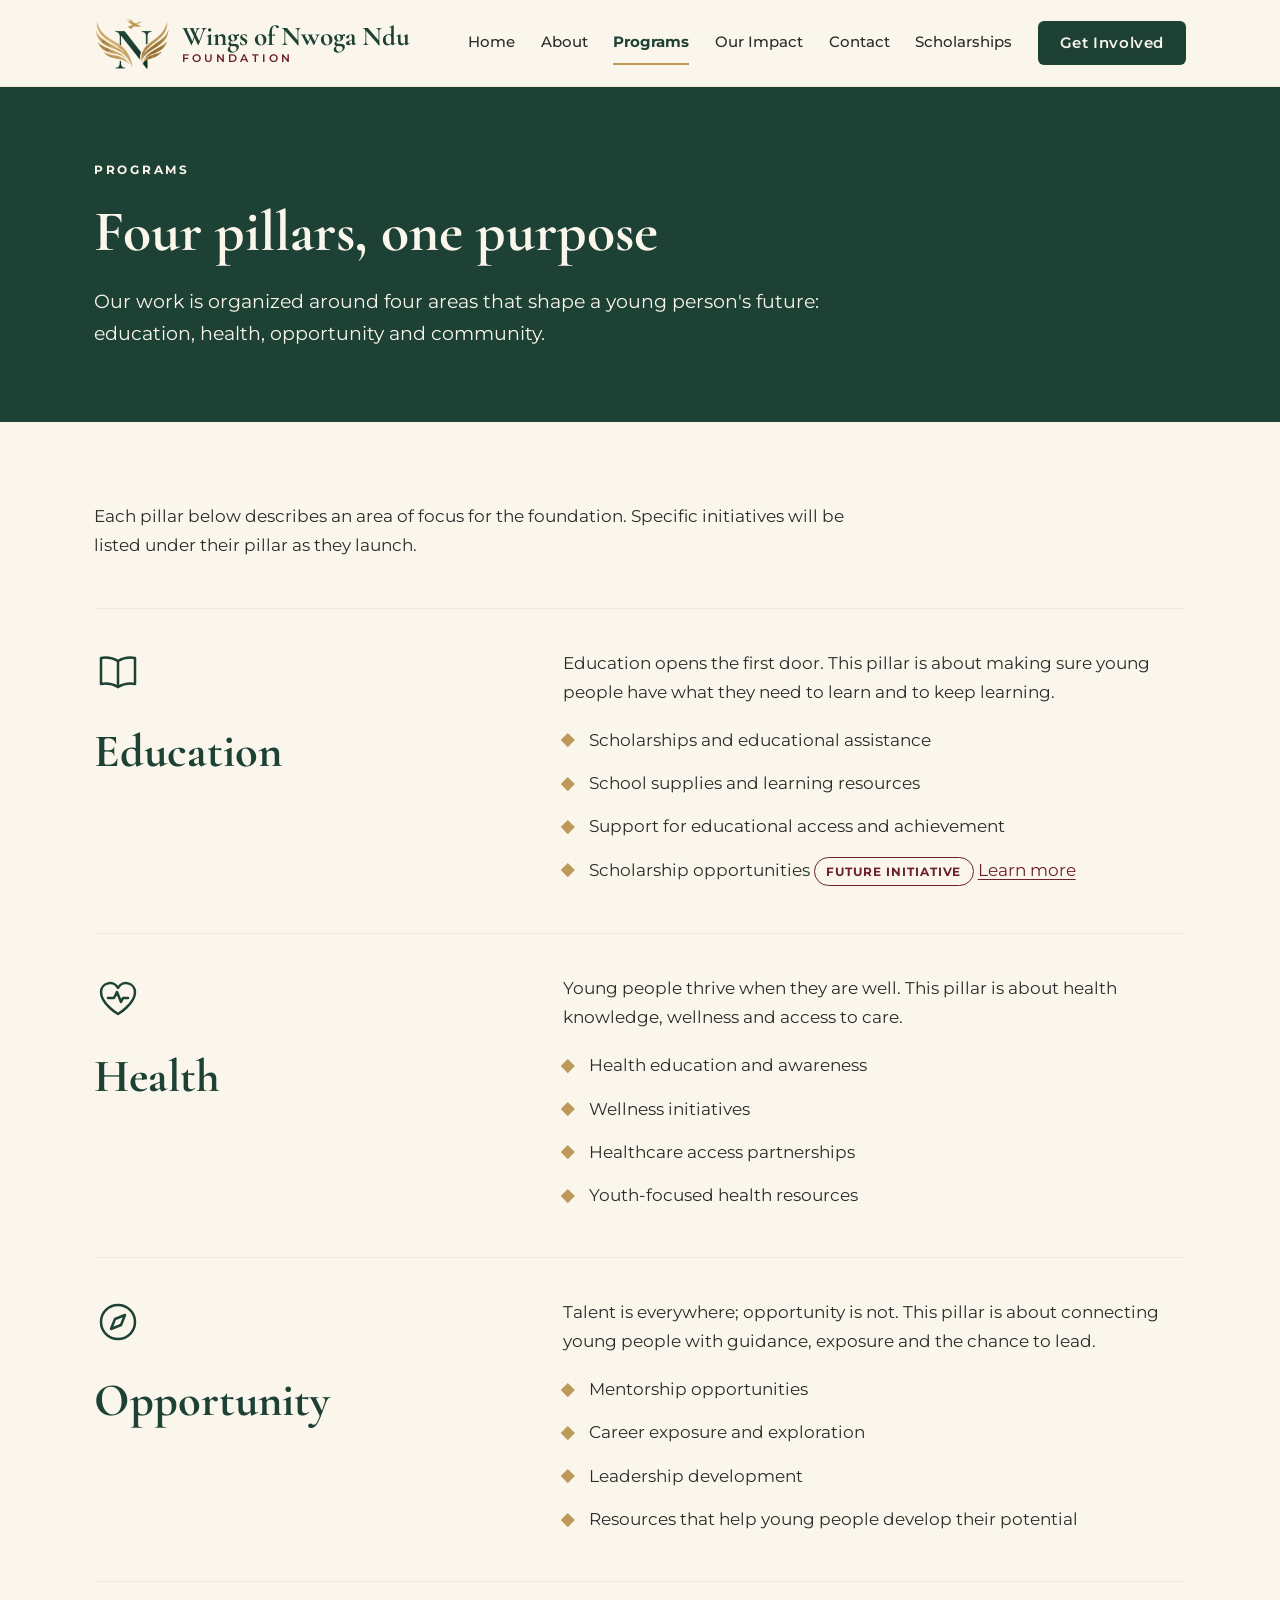
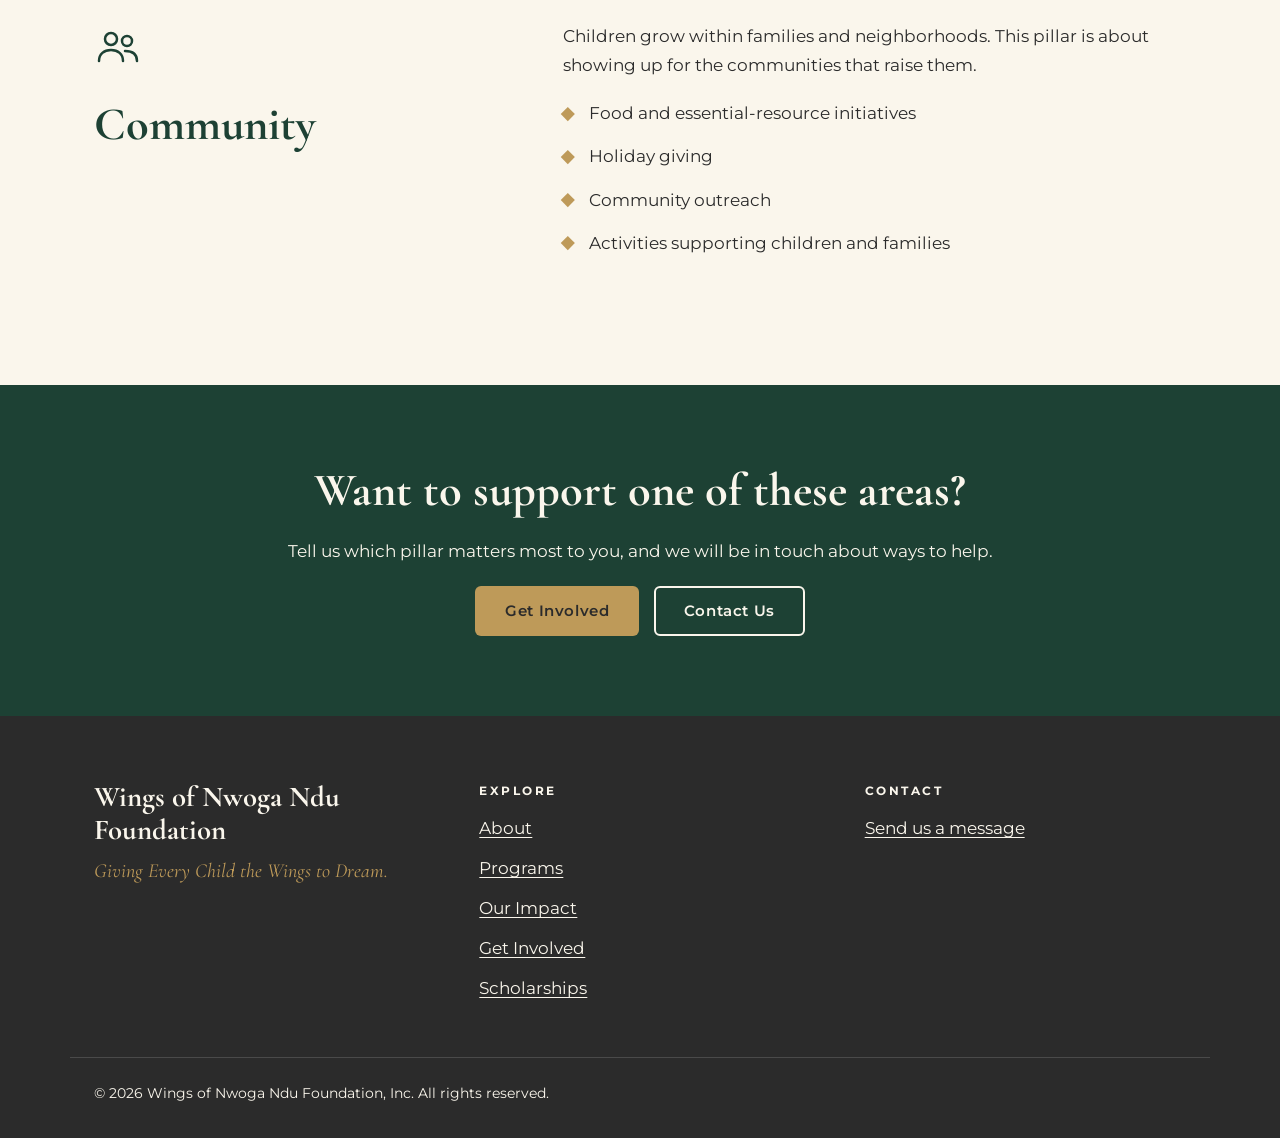
<file: public/programs.html>
<!doctype html>
<html lang="en">
<head>
  <meta charset="utf-8">
  <meta name="viewport" content="width=device-width, initial-scale=1">
  <title>Programs | Wings of Nwoga Ndu Foundation</title>
  <meta name="description" content="The four pillars of Wings of Nwoga Ndu Foundation's work: Education, Health, Opportunity and Community.">
  <link rel="preconnect" href="https://fonts.googleapis.com">
  <link rel="preconnect" href="https://fonts.gstatic.com" crossorigin>
  <link href="https://fonts.googleapis.com/css2?family=Cormorant+Garamond:ital,wght@0,600;0,700;1,600&family=Montserrat:wght@400;500;600;700&display=swap" rel="stylesheet">
  <link rel="icon" type="image/png" href="images/favicon.png">
  <link rel="stylesheet" href="css/styles.css">
</head>
<body>
  <a class="skip-link" href="#main">Skip to main content</a>

  <header class="site-header">
    <div class="container header-inner">
      <a class="brand" href="index.html">
        <img class="brand-mark" src="images/logo-mark-transparent.png" alt="" width="459" height="327">
        <span class="brand-text">
          <span class="brand-name">Wings of Nwoga Ndu</span>
          <span class="brand-sub">Foundation</span>
        </span>
      </a>
      <button class="nav-toggle" type="button" aria-expanded="false" aria-controls="site-nav">Menu</button>
      <nav id="site-nav" class="site-nav" aria-label="Main">
        <ul>
          <li><a href="index.html">Home</a></li>
          <li><a href="about.html">About</a></li>
          <li><a href="programs.html" aria-current="page">Programs</a></li>
          <li><a href="impact.html">Our Impact</a></li>
          <li><a href="contact.html">Contact</a></li>
          <li><a href="scholarships.html">Scholarships</a></li>
          <li><a class="btn btn-primary btn-small" href="get-involved.html">Get Involved</a></li>
        </ul>
      </nav>
    </div>
  </header>

  <main id="main">
    <section class="page-hero">
      <div class="container stack">
        <p class="eyebrow">Programs</p>
        <h1>Four pillars, one purpose</h1>
        <p class="lead narrow">Our work is organized around four areas that shape a young person's future: education, health, opportunity and community.</p>
      </div>
    </section>

    <section class="section">
      <div class="container">
        <p class="narrow">Each pillar below describes an area of focus for the foundation. Specific initiatives will be listed under their pillar as they launch.</p>

        <!-- When an initiative launches, add it under its pillar with a link. Label anything not yet running with <span class="tag">Future initiative</span>. -->

        <article class="pillar" id="education" style="margin-top: 3rem">
          <div class="pillar-head stack">
            <svg class="icon" viewBox="0 0 48 48" fill="none" stroke="currentColor" stroke-width="2.5" stroke-linecap="round" stroke-linejoin="round" aria-hidden="true"><path d="M24 12c-5-3-11-4-17-3v26c6-1 12 0 17 3 5-3 11-4 17-3V9c-6-1-12 0-17 3z"></path><path d="M24 12v26"></path></svg>
            <h2>Education</h2>
          </div>
          <div class="pillar-body">
            <p>Education opens the first door. This pillar is about making sure young people have what they need to learn and to keep learning.</p>
            <ul class="checklist">
              <li>Scholarships and educational assistance</li>
              <li>School supplies and learning resources</li>
              <li>Support for educational access and achievement</li>
              <li>Scholarship opportunities <span class="tag">Future initiative</span> <a href="scholarships.html">Learn more</a></li>
            </ul>
          </div>
        </article>

        <article class="pillar" id="health">
          <div class="pillar-head stack">
            <svg class="icon" viewBox="0 0 48 48" fill="none" stroke="currentColor" stroke-width="2.5" stroke-linecap="round" stroke-linejoin="round" aria-hidden="true"><path d="M24 40S7 30 7 18a9 9 0 0 1 17-4 9 9 0 0 1 17 4c0 12-17 22-17 22z"></path><path d="M14 24h6l3-6 4 10 2-4h5"></path></svg>
            <h2>Health</h2>
          </div>
          <div class="pillar-body">
            <p>Young people thrive when they are well. This pillar is about health knowledge, wellness and access to care.</p>
            <ul class="checklist">
              <li>Health education and awareness</li>
              <li>Wellness initiatives</li>
              <li>Healthcare access partnerships</li>
              <li>Youth-focused health resources</li>
            </ul>
          </div>
        </article>

        <article class="pillar" id="opportunity">
          <div class="pillar-head stack">
            <svg class="icon" viewBox="0 0 48 48" fill="none" stroke="currentColor" stroke-width="2.5" stroke-linecap="round" stroke-linejoin="round" aria-hidden="true"><circle cx="24" cy="24" r="17"></circle><path d="M31 17l-4 10-10 4 4-10z"></path></svg>
            <h2>Opportunity</h2>
          </div>
          <div class="pillar-body">
            <p>Talent is everywhere; opportunity is not. This pillar is about connecting young people with guidance, exposure and the chance to lead.</p>
            <ul class="checklist">
              <li>Mentorship opportunities</li>
              <li>Career exposure and exploration</li>
              <li>Leadership development</li>
              <li>Resources that help young people develop their potential</li>
            </ul>
          </div>
        </article>

        <article class="pillar" id="community">
          <div class="pillar-head stack">
            <svg class="icon" viewBox="0 0 48 48" fill="none" stroke="currentColor" stroke-width="2.5" stroke-linecap="round" stroke-linejoin="round" aria-hidden="true"><circle cx="17" cy="17" r="6"></circle><circle cx="33" cy="19" r="5"></circle><path d="M5 39c0-7 5-11 12-11s12 4 12 11"></path><path d="M31 29c7 0 12 3 12 10"></path></svg>
            <h2>Community</h2>
          </div>
          <div class="pillar-body">
            <p>Children grow within families and neighborhoods. This pillar is about showing up for the communities that raise them.</p>
            <ul class="checklist">
              <li>Food and essential-resource initiatives</li>
              <li>Holiday giving</li>
              <li>Community outreach</li>
              <li>Activities supporting children and families</li>
            </ul>
          </div>
        </article>
      </div>
    </section>

    <section class="section section-dark">
      <div class="container narrow center stack">
        <h2>Want to support one of these areas?</h2>
        <p>Tell us which pillar matters most to you, and we will be in touch about ways to help.</p>
        <div class="btn-row">
          <a class="btn btn-gold" href="get-involved.html">Get Involved</a>
          <a class="btn btn-light" href="contact.html">Contact Us</a>
        </div>
      </div>
    </section>
  </main>

  <footer class="site-footer">
    <div class="container footer-grid">
      <div>
        <div class="footer-brand">Wings of Nwoga Ndu Foundation</div>
        <div class="footer-tagline">Giving Every Child the Wings to Dream.</div>
      </div>
      <nav aria-label="Footer">
        <div class="footer-heading">Explore</div>
        <ul>
          <li><a href="about.html">About</a></li>
          <li><a href="programs.html">Programs</a></li>
          <li><a href="impact.html">Our Impact</a></li>
          <li><a href="get-involved.html">Get Involved</a></li>
          <li><a href="scholarships.html">Scholarships</a></li>
        </ul>
      </nav>
      <div>
        <div class="footer-heading">Contact</div>
        <ul>
          <li><a href="contact.html">Send us a message</a></li>
        </ul>
        <!-- Add the official email, social media links, Privacy Policy and Terms links here once supplied. -->
      </div>
    </div>
    <div class="container footer-legal">&copy; 2026 Wings of Nwoga Ndu Foundation, Inc. All rights reserved.</div>
  </footer>

  <script src="js/main.js"></script>
</body>
</html>
</file>
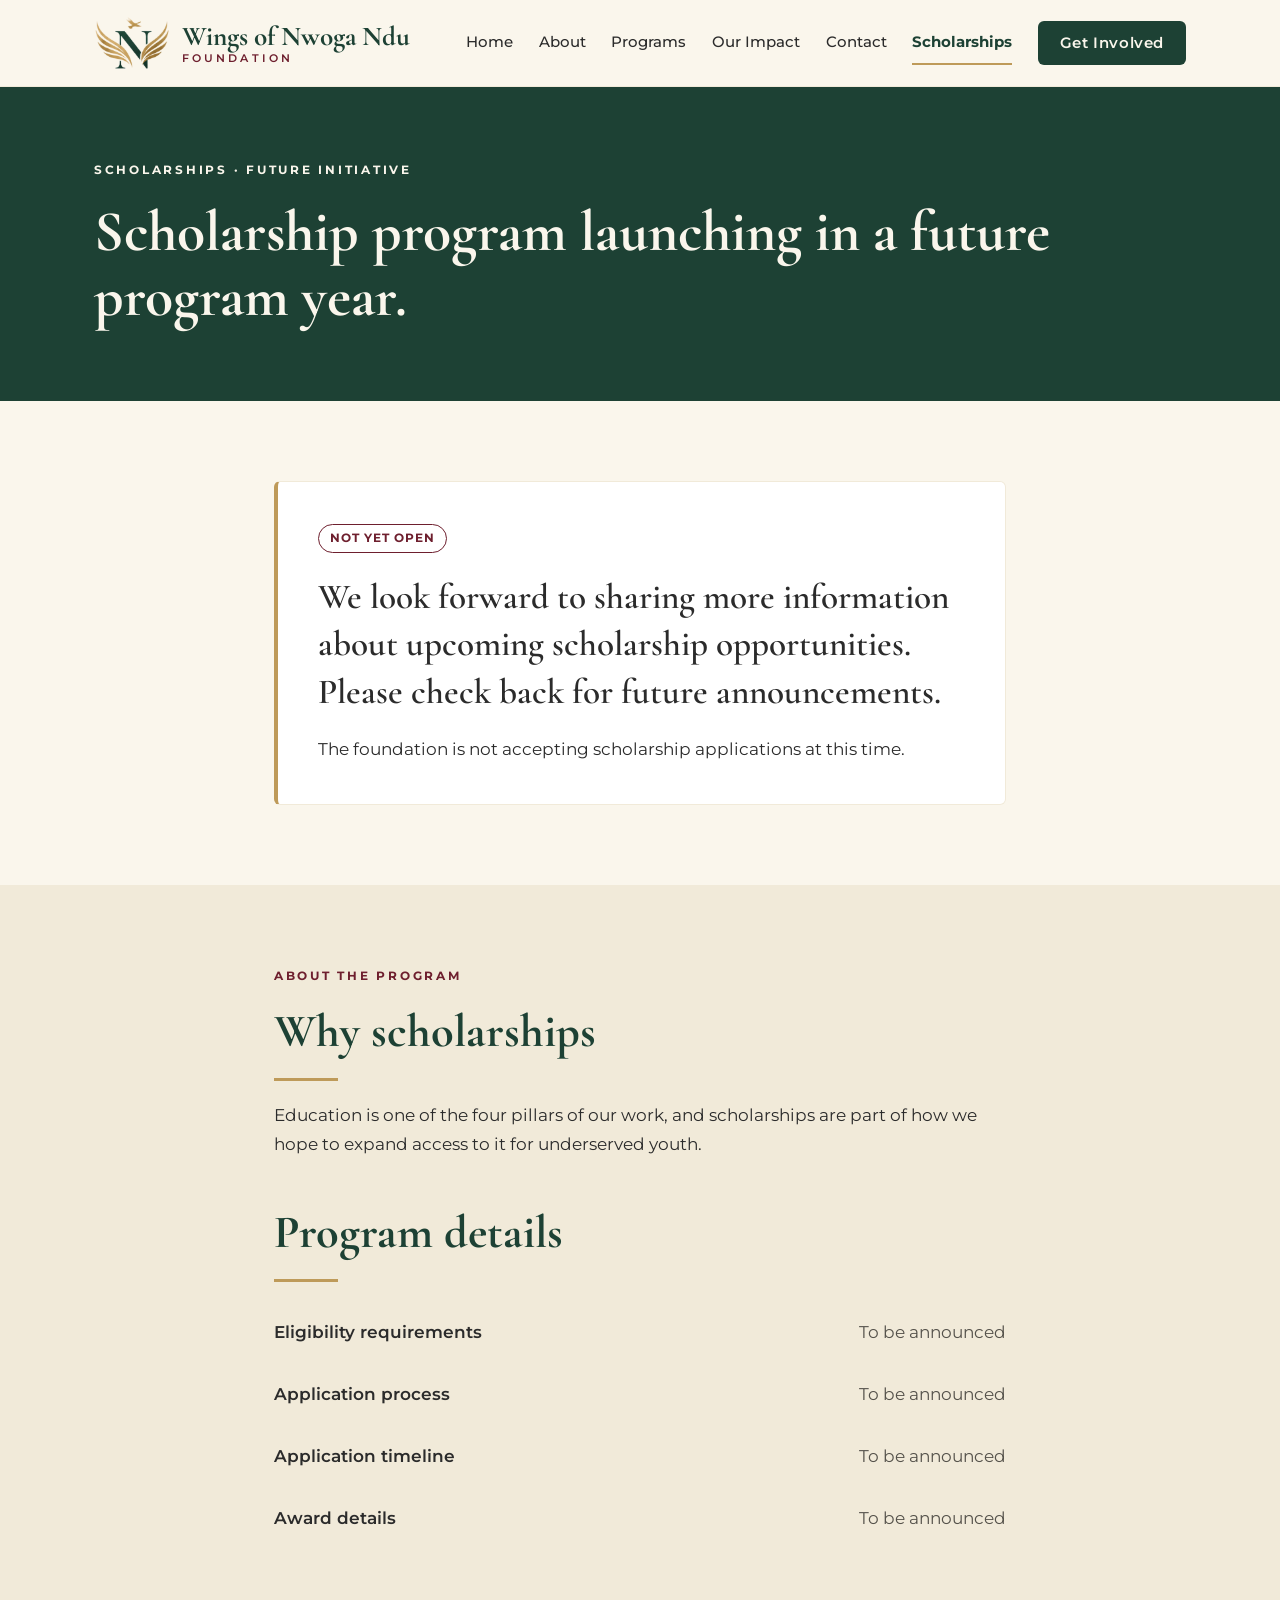
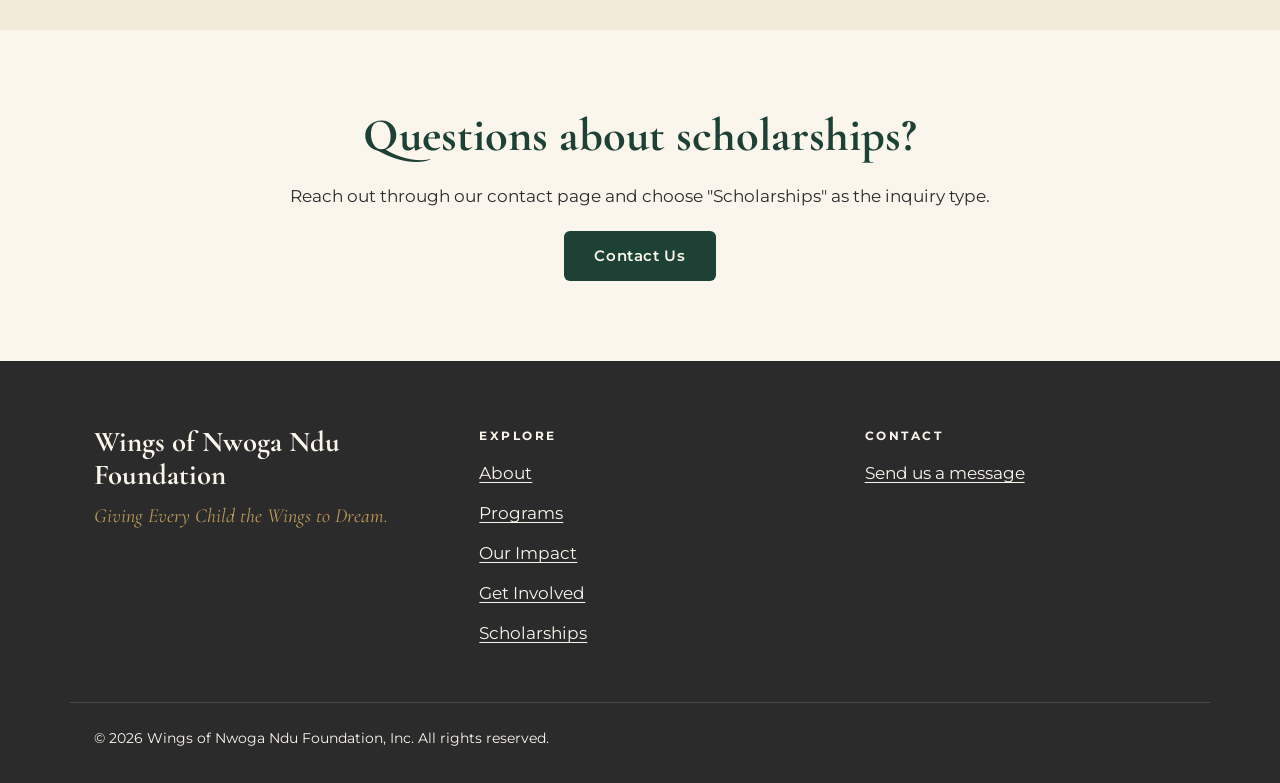
<file: public/scholarships.html>
<!doctype html>
<html lang="en">
<head>
  <meta charset="utf-8">
  <meta name="viewport" content="width=device-width, initial-scale=1">
  <title>Scholarships | Wings of Nwoga Ndu Foundation</title>
  <meta name="description" content="The Wings of Nwoga Ndu Foundation scholarship program is launching in a future program year.">
  <link rel="preconnect" href="https://fonts.googleapis.com">
  <link rel="preconnect" href="https://fonts.gstatic.com" crossorigin>
  <link href="https://fonts.googleapis.com/css2?family=Cormorant+Garamond:ital,wght@0,600;0,700;1,600&family=Montserrat:wght@400;500;600;700&display=swap" rel="stylesheet">
  <link rel="icon" type="image/png" href="images/favicon.png">
  <link rel="stylesheet" href="css/styles.css">
</head>
<body>
  <a class="skip-link" href="#main">Skip to main content</a>

  <header class="site-header">
    <div class="container header-inner">
      <a class="brand" href="index.html">
        <img class="brand-mark" src="images/logo-mark-transparent.png" alt="" width="459" height="327">
        <span class="brand-text">
          <span class="brand-name">Wings of Nwoga Ndu</span>
          <span class="brand-sub">Foundation</span>
        </span>
      </a>
      <button class="nav-toggle" type="button" aria-expanded="false" aria-controls="site-nav">Menu</button>
      <nav id="site-nav" class="site-nav" aria-label="Main">
        <ul>
          <li><a href="index.html">Home</a></li>
          <li><a href="about.html">About</a></li>
          <li><a href="programs.html">Programs</a></li>
          <li><a href="impact.html">Our Impact</a></li>
          <li><a href="contact.html">Contact</a></li>
          <li><a href="scholarships.html" aria-current="page">Scholarships</a></li>
          <li><a class="btn btn-primary btn-small" href="get-involved.html">Get Involved</a></li>
        </ul>
      </nav>
    </div>
  </header>

  <main id="main">
    <section class="page-hero">
      <div class="container stack">
        <p class="eyebrow">Scholarships · Future initiative</p>
        <h1>Scholarship program launching in a future program year.</h1>
      </div>
    </section>

    <section class="section">
      <div class="container narrow stack">
        <div class="announcement stack">
          <span class="tag">Not yet open</span>
          <p class="statement">We look forward to sharing more information about upcoming scholarship opportunities. Please check back for future announcements.</p>
          <p>The foundation is not accepting scholarship applications at this time.</p>
        </div>
      </div>
    </section>

    <section class="section section-tint">
      <div class="container narrow stack">
        <p class="eyebrow">About the program</p>
        <h2>Why scholarships</h2>
        <hr class="rule">
        <p>Education is one of the four pillars of our work, and scholarships are part of how we hope to expand access to it for underserved youth.</p>

        <h2 style="margin-top: 3rem">Program details</h2>
        <hr class="rule">
        <!-- Do not add deadlines, award amounts, eligibility criteria or an application form until the foundation has finalized them. -->
        <dl class="detail-list">
          <div><dt>Eligibility requirements</dt><dd>To be announced</dd></div>
          <div><dt>Application process</dt><dd>To be announced</dd></div>
          <div><dt>Application timeline</dt><dd>To be announced</dd></div>
          <div><dt>Award details</dt><dd>To be announced</dd></div>
        </dl>
      </div>
    </section>

    <section class="section">
      <div class="container narrow center stack">
        <h2>Questions about scholarships?</h2>
        <p>Reach out through our contact page and choose "Scholarships" as the inquiry type.</p>
        <div class="btn-row">
          <a class="btn btn-primary" href="contact.html">Contact Us</a>
        </div>
      </div>
    </section>
  </main>

  <footer class="site-footer">
    <div class="container footer-grid">
      <div>
        <div class="footer-brand">Wings of Nwoga Ndu Foundation</div>
        <div class="footer-tagline">Giving Every Child the Wings to Dream.</div>
      </div>
      <nav aria-label="Footer">
        <div class="footer-heading">Explore</div>
        <ul>
          <li><a href="about.html">About</a></li>
          <li><a href="programs.html">Programs</a></li>
          <li><a href="impact.html">Our Impact</a></li>
          <li><a href="get-involved.html">Get Involved</a></li>
          <li><a href="scholarships.html">Scholarships</a></li>
        </ul>
      </nav>
      <div>
        <div class="footer-heading">Contact</div>
        <ul>
          <li><a href="contact.html">Send us a message</a></li>
        </ul>
        <!-- Add the official email, social media links, Privacy Policy and Terms links here once supplied. -->
      </div>
    </div>
    <div class="container footer-legal">&copy; 2026 Wings of Nwoga Ndu Foundation, Inc. All rights reserved.</div>
  </footer>

  <script src="js/main.js"></script>
</body>
</html>
</file>
<file: public/css/styles.css>
/* Wings of Nwoga Ndu Foundation. Brand values come from DESIGN.md. */

:root {
  --green: #1d4134;
  --green-dark: #142e25;
  --ivory: #faf6ec;
  --ivory-deep: #f1ead9;
  --burgundy: #6e1f2e;
  --gold: #be9a59;
  --charcoal: #2b2b2b;
  --muted: #55524b;
  --white: #ffffff;

  --font-display: "Cormorant Garamond", Georgia, serif;
  --font-body: "Montserrat", "Segoe UI", system-ui, sans-serif;

  --radius: 6px;
  --container: 1140px;
}

*,
*::before,
*::after {
  box-sizing: border-box;
}

html {
  scroll-behavior: smooth;
}

body {
  margin: 0;
  background: var(--ivory);
  color: var(--charcoal);
  font-family: var(--font-body);
  font-size: 1.0625rem;
  line-height: 1.7;
}

img,
svg {
  max-width: 100%;
}

h1,
h2,
h3 {
  margin: 0;
  font-family: var(--font-display);
  font-weight: 700;
  line-height: 1.12;
  color: var(--green);
}

h1 {
  font-size: clamp(2.6rem, 6vw, 4.4rem);
}

h2 {
  font-size: clamp(2rem, 4vw, 2.9rem);
}

h3 {
  font-size: 1.7rem;
}

p {
  margin: 0;
}

a {
  color: var(--burgundy);
  text-underline-offset: 3px;
}

a:hover {
  color: var(--green);
}

:focus-visible {
  outline: 3px solid var(--gold);
  outline-offset: 3px;
}

.container {
  width: 100%;
  max-width: var(--container);
  margin: 0 auto;
  padding: 0 1.5rem;
}

.narrow {
  max-width: 780px;
}

.stack > * + * {
  margin-top: 1.25rem;
}

.center {
  text-align: center;
}

.skip-link {
  position: absolute;
  left: -9999px;
  top: 0;
  padding: 0.75rem 1rem;
  background: var(--green);
  color: var(--ivory);
  z-index: 10;
}

.skip-link:focus {
  left: 0;
  color: var(--ivory);
}

/* Header */

.site-header {
  background: var(--ivory);
  border-bottom: 1px solid var(--ivory-deep);
}

.header-inner {
  display: flex;
  flex-wrap: wrap;
  align-items: center;
  justify-content: space-between;
  gap: 0.5rem 2rem;
  padding-top: 1rem;
  padding-bottom: 1rem;
}

.brand {
  display: flex;
  align-items: center;
  gap: 0.75rem;
  text-decoration: none;
  line-height: 1.1;
}

.brand-mark {
  width: auto;
  height: 54px;
}

.brand-text {
  display: flex;
  flex-direction: column;
}

.brand-name {
  font-family: var(--font-display);
  font-size: 1.7rem;
  font-weight: 700;
  color: var(--green);
}

.brand-sub {
  font-size: 0.7rem;
  font-weight: 600;
  letter-spacing: 0.28em;
  text-transform: uppercase;
  color: var(--burgundy);
}

.nav-toggle {
  display: none;
  min-height: 44px;
  padding: 0 1rem;
  border: 2px solid var(--green);
  border-radius: var(--radius);
  background: transparent;
  color: var(--green);
  font: inherit;
  font-weight: 600;
  cursor: pointer;
}

.site-nav ul {
  display: flex;
  flex-wrap: wrap;
  align-items: center;
  gap: 0.25rem 1.6rem;
  margin: 0;
  padding: 0;
  list-style: none;
}

.site-nav a:not(.btn) {
  display: inline-flex;
  align-items: center;
  min-height: 44px;
  color: var(--charcoal);
  font-size: 0.95rem;
  font-weight: 500;
  text-decoration: none;
  border-bottom: 2px solid transparent;
}

.site-nav a:not(.btn):hover,
.site-nav a:not(.btn)[aria-current="page"] {
  color: var(--green);
  border-bottom-color: var(--gold);
}

.site-nav a[aria-current="page"] {
  font-weight: 700;
}

@media (max-width: 1020px) {
  .nav-toggle {
    display: inline-flex;
    align-items: center;
  }

  .site-nav {
    display: none;
    width: 100%;
  }

  .site-nav.is-open {
    display: block;
  }

  .site-nav ul {
    flex-direction: column;
    align-items: flex-start;
    gap: 0.25rem;
    padding: 0.5rem 0 1rem;
  }
}

/* Buttons */

.btn {
  display: inline-flex;
  align-items: center;
  justify-content: center;
  min-height: 50px;
  padding: 0 1.75rem;
  border: 2px solid transparent;
  border-radius: var(--radius);
  font-family: var(--font-body);
  font-size: 0.95rem;
  font-weight: 600;
  letter-spacing: 0.04em;
  text-decoration: none;
  cursor: pointer;
  transition: background-color 0.15s, color 0.15s, border-color 0.15s;
}

.btn-small {
  min-height: 44px;
  padding: 0 1.25rem;
}

.btn-primary {
  background: var(--green);
  color: var(--ivory);
}

.btn-primary:hover {
  background: var(--green-dark);
  color: var(--ivory);
}

.btn-secondary {
  border-color: var(--burgundy);
  color: var(--burgundy);
  background: transparent;
}

.btn-secondary:hover {
  background: var(--burgundy);
  color: var(--ivory);
}

.btn-gold {
  background: var(--gold);
  color: var(--charcoal);
}

.btn-gold:hover {
  background: var(--ivory);
  color: var(--charcoal);
}

.btn-light {
  border-color: var(--ivory);
  color: var(--ivory);
  background: transparent;
}

.btn-light:hover {
  background: var(--ivory);
  color: var(--green);
}

.btn-row {
  display: flex;
  flex-wrap: wrap;
  gap: 0.9rem;
}

.center .btn-row {
  justify-content: center;
}

/* Sections */

.section {
  padding: 5rem 0;
}

.section-tint {
  background: var(--ivory-deep);
}

.section-dark {
  background: var(--green);
  color: var(--ivory);
}

.section-dark h1,
.section-dark h2,
.section-dark h3 {
  color: var(--ivory);
}

.section-dark a:not(.btn) {
  color: var(--ivory);
}

.eyebrow {
  font-size: 0.78rem;
  font-weight: 700;
  letter-spacing: 0.22em;
  text-transform: uppercase;
  color: var(--burgundy);
}

.section-dark .eyebrow {
  color: var(--ivory);
}

.rule {
  width: 64px;
  height: 3px;
  margin: 1.25rem 0;
  border: 0;
  background: var(--gold);
}

.center .rule {
  margin-left: auto;
  margin-right: auto;
}

.lead {
  font-size: 1.2rem;
}

.statement {
  font-family: var(--font-display);
  font-size: clamp(1.6rem, 3vw, 2.2rem);
  font-weight: 600;
  line-height: 1.35;
}

/* Hero */

.hero {
  background: var(--green);
  color: var(--ivory);
  overflow: hidden;
}

.hero-inner {
  display: flex;
  flex-wrap: wrap;
  align-items: center;
  gap: 3rem;
  padding-top: 5.5rem;
  padding-bottom: 5.5rem;
}

.hero-copy {
  flex: 1 1 460px;
  min-width: 0;
}

.hero h1 {
  color: var(--ivory);
}

.hero-art {
  flex: 1 1 320px;
  min-width: 0;
  display: flex;
  justify-content: center;
}

.hero-art img {
  width: 100%;
  max-width: 440px;
  height: auto;
  border-radius: var(--radius);
}

.page-hero {
  background: var(--green);
  color: var(--ivory);
  padding: 4.5rem 0;
}

.page-hero h1 {
  color: var(--ivory);
  font-size: clamp(2.4rem, 5vw, 3.6rem);
}

.page-hero .eyebrow {
  color: var(--ivory);
}

/* Cards and grids */

.grid {
  display: grid;
  gap: 1.75rem;
  grid-template-columns: repeat(auto-fit, minmax(240px, 1fr));
}

.grid-wide {
  grid-template-columns: repeat(auto-fit, minmax(300px, 1fr));
}

.card {
  display: flex;
  flex-direction: column;
  gap: 0.9rem;
  padding: 2rem;
  background: var(--white);
  border: 1px solid var(--ivory-deep);
  border-top: 3px solid var(--gold);
  border-radius: var(--radius);
}

.card .more {
  margin-top: auto;
  font-weight: 600;
}

.icon {
  width: 48px;
  height: 48px;
  color: var(--green);
}

.split {
  display: flex;
  flex-wrap: wrap;
  gap: 3rem;
  align-items: flex-start;
}

.split > * {
  flex: 1 1 340px;
  min-width: 0;
}

.pillar {
  display: flex;
  flex-wrap: wrap;
  gap: 2rem 3rem;
  padding: 2.5rem 0;
  border-top: 1px solid var(--ivory-deep);
}

.pillar-head {
  flex: 1 1 300px;
  min-width: 0;
}

.pillar-body {
  flex: 2 1 380px;
  min-width: 0;
}

.checklist {
  margin: 0.75rem 0 0;
  padding: 0;
  list-style: none;
}

.checklist li {
  position: relative;
  padding: 0.45rem 0 0.45rem 1.6rem;
}

.checklist li::before {
  content: "";
  position: absolute;
  left: 0;
  top: 1.05rem;
  width: 0.6rem;
  height: 0.6rem;
  background: var(--gold);
  transform: rotate(45deg);
}

.tag {
  display: inline-block;
  padding: 0.2rem 0.7rem;
  border: 1px solid var(--burgundy);
  border-radius: 999px;
  color: var(--burgundy);
  font-size: 0.75rem;
  font-weight: 700;
  letter-spacing: 0.08em;
  text-transform: uppercase;
}

.announcement {
  padding: 2.5rem;
  background: var(--white);
  border: 1px solid var(--ivory-deep);
  border-left: 4px solid var(--gold);
  border-radius: var(--radius);
}

.detail-list {
  margin: 0;
}

.detail-list div {
  display: flex;
  flex-wrap: wrap;
  justify-content: space-between;
  gap: 0.25rem 2rem;
  padding: 1rem 0;
  border-bottom: 1px solid var(--ivory-deep);
}

.detail-list dt {
  font-weight: 600;
}

.detail-list dd {
  margin: 0;
  color: var(--muted);
}

/* Content the foundation still needs to supply. Remove before launch. */

.draft-note {
  padding: 1rem 1.25rem;
  border: 2px dashed var(--burgundy);
  border-radius: var(--radius);
  background: var(--white);
  color: var(--charcoal);
  font-size: 0.95rem;
}

.draft-note strong {
  color: var(--burgundy);
}

/* Forms */

.form {
  display: grid;
  gap: 1.25rem;
  padding: 2rem;
  background: var(--white);
  border: 1px solid var(--ivory-deep);
  border-radius: var(--radius);
}

.field {
  display: grid;
  gap: 0.4rem;
}

.field label {
  font-size: 0.9rem;
  font-weight: 600;
}

.field .optional {
  font-weight: 400;
  color: var(--muted);
}

.field input,
.field select,
.field textarea {
  width: 100%;
  min-height: 50px;
  padding: 0.7rem 0.9rem;
  border: 1.5px solid #8a857a;
  border-radius: var(--radius);
  background: var(--white);
  color: var(--charcoal);
  font: inherit;
}

.field textarea {
  min-height: 150px;
  resize: vertical;
}

.form-note {
  font-size: 0.88rem;
  color: var(--muted);
}

.form-status {
  padding: 1rem 1.25rem;
  border-radius: var(--radius);
  background: var(--ivory-deep);
  border-left: 4px solid var(--green);
  font-weight: 500;
}

.form-status[hidden] {
  display: none;
}

/* Footer */

.site-footer {
  background: var(--charcoal);
  color: var(--ivory);
  padding: 4rem 0 2rem;
}

.footer-grid {
  display: flex;
  flex-wrap: wrap;
  gap: 2.5rem 4rem;
}

.footer-grid > * {
  flex: 1 1 220px;
  min-width: 0;
}

.footer-brand {
  font-family: var(--font-display);
  font-size: 1.8rem;
  font-weight: 700;
  line-height: 1.15;
}

.footer-tagline {
  margin-top: 0.5rem;
  font-family: var(--font-display);
  font-size: 1.25rem;
  font-style: italic;
  color: var(--gold);
}

.footer-heading {
  margin-bottom: 0.5rem;
  font-size: 0.78rem;
  font-weight: 700;
  letter-spacing: 0.2em;
  text-transform: uppercase;
}

.site-footer ul {
  margin: 0;
  padding: 0;
  list-style: none;
}

.site-footer a {
  display: inline-flex;
  align-items: center;
  min-height: 40px;
  color: var(--ivory);
}

.site-footer a:hover {
  color: var(--gold);
}

.footer-legal {
  margin-top: 3rem;
  padding-top: 1.5rem;
  border-top: 1px solid #4a4a4a;
  font-size: 0.88rem;
}

@media (max-width: 600px) {
  .section {
    padding: 3.5rem 0;
  }

  .hero-inner {
    padding-top: 3.5rem;
    padding-bottom: 3.5rem;
  }

  .btn-row .btn {
    width: 100%;
  }
}

@media (prefers-reduced-motion: reduce) {
  html {
    scroll-behavior: auto;
  }

  .btn {
    transition: none;
  }
}

/* Motion: kept subtle, and switched off for visitors who prefer reduced motion */

@keyframes rise-in {
  from {
    opacity: 0;
    transform: translateY(16px);
  }
  to {
    opacity: 1;
    transform: none;
  }
}

@keyframes drift {
  from {
    translate: 0 0;
  }
  to {
    translate: 0 -8px;
  }
}

@media (prefers-reduced-motion: no-preference) {
  /* Page headings ease in one after another on load */
  .hero-copy > *,
  .page-hero .container > * {
    animation: rise-in 0.7s ease both;
  }

  .hero-copy > :nth-child(2),
  .page-hero .container > :nth-child(2) {
    animation-delay: 0.12s;
  }

  .hero-copy > :nth-child(3),
  .page-hero .container > :nth-child(3) {
    animation-delay: 0.24s;
  }

  .hero-copy > :nth-child(4) {
    animation-delay: 0.36s;
  }

  .hero-art img {
    animation: rise-in 0.9s ease 0.2s both, drift 5s ease-in-out 1.1s infinite alternate;
  }

  /* Sections and cards fade up as they scroll into view (classes set in main.js) */
  .reveal {
    opacity: 0;
    transform: translateY(18px);
    transition: opacity 0.6s ease var(--delay, 0s), transform 0.6s ease var(--delay, 0s),
      translate 0.2s ease, box-shadow 0.2s ease;
  }

  .reveal.is-visible {
    opacity: 1;
    transform: none;
  }

  /* The gold rule draws itself in under each heading */
  .reveal .rule {
    transform: scaleX(0);
    transform-origin: left;
    transition: transform 0.7s ease 0.25s;
  }

  .reveal.center .rule,
  .reveal .center .rule {
    transform-origin: center;
  }

  .reveal.is-visible .rule {
    transform: scaleX(1);
  }

  /* Hover feedback */
  .card {
    transition: translate 0.2s ease, box-shadow 0.2s ease;
  }

  .card:hover {
    translate: 0 -4px;
    box-shadow: 0 14px 30px rgba(29, 65, 52, 0.12);
  }

  .card .icon {
    transition: color 0.2s ease, scale 0.2s ease;
  }

  .card:hover .icon {
    color: var(--gold);
    scale: 1.08;
  }

  .btn {
    transition: background-color 0.15s, color 0.15s, border-color 0.15s, translate 0.15s;
  }

  .btn:hover {
    translate: 0 -2px;
  }

  .site-nav a:not(.btn) {
    transition: color 0.2s ease, border-color 0.2s ease;
  }
}
</file>
